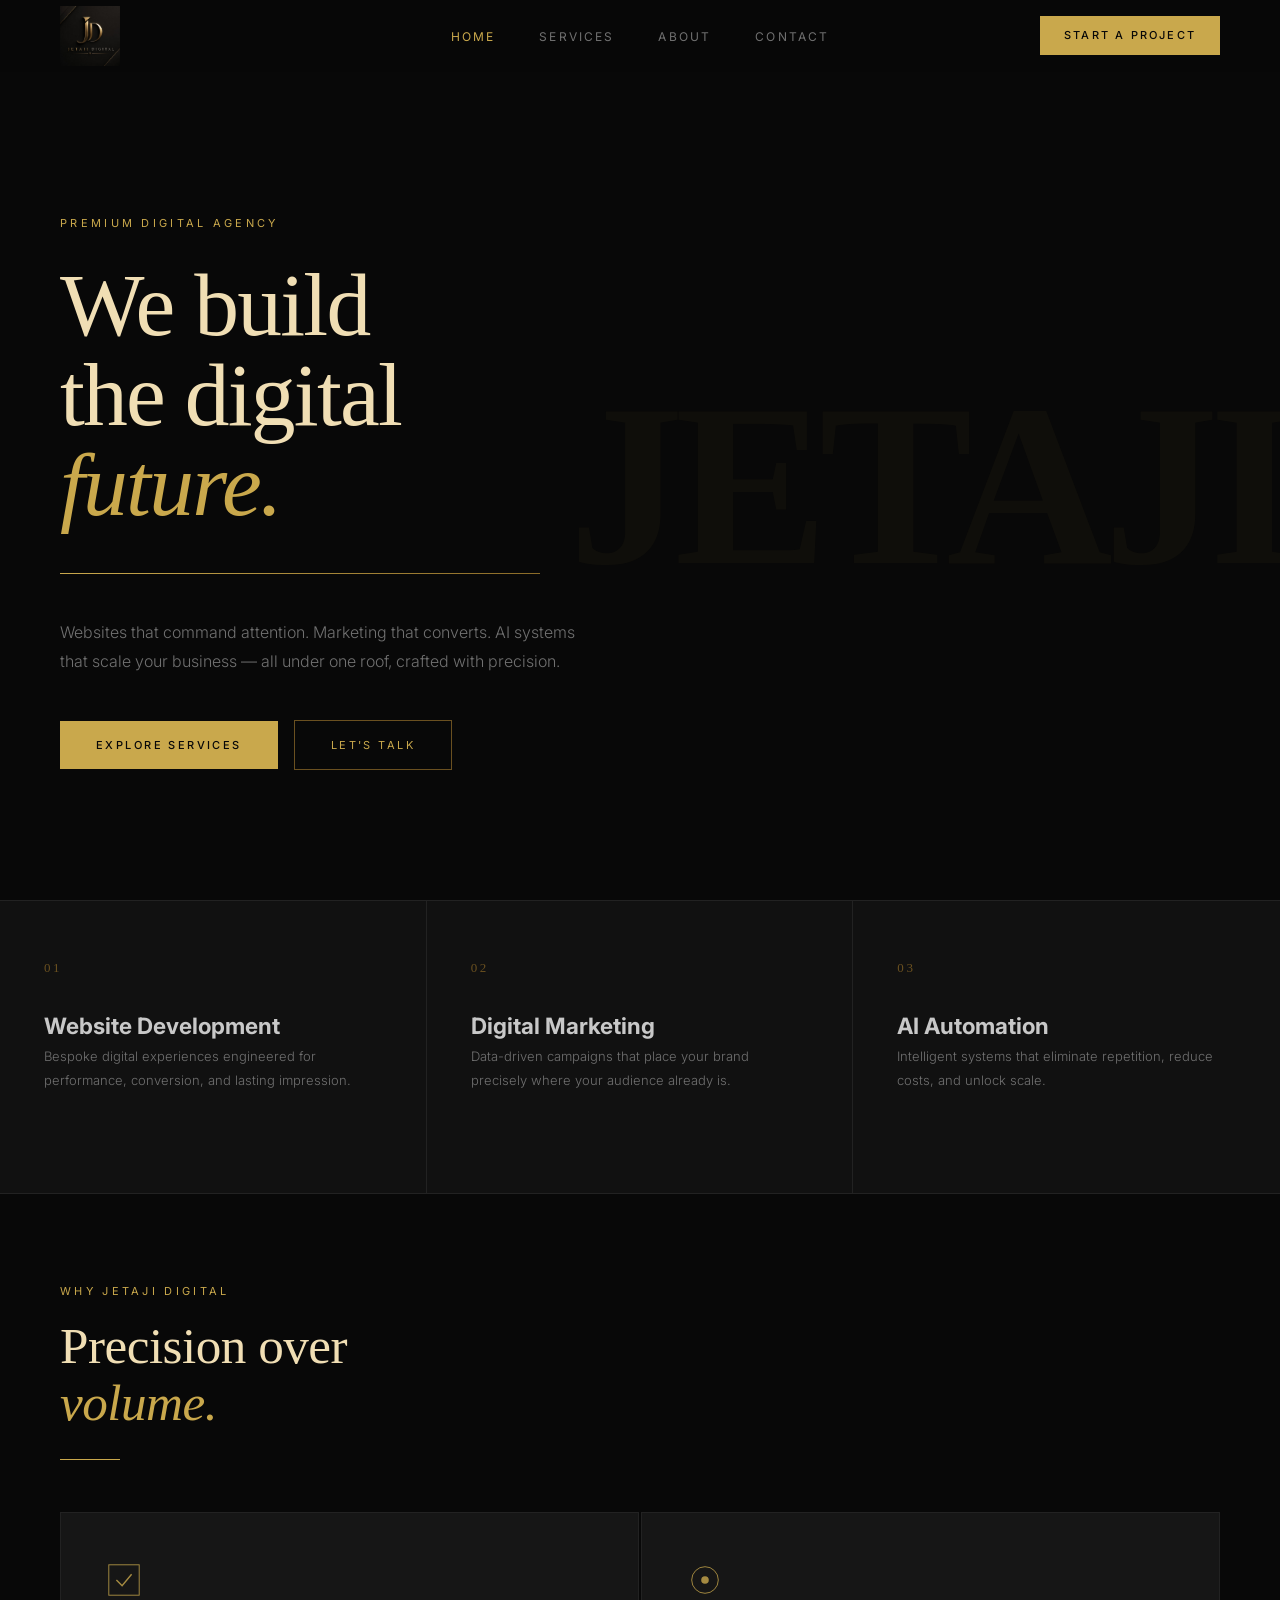
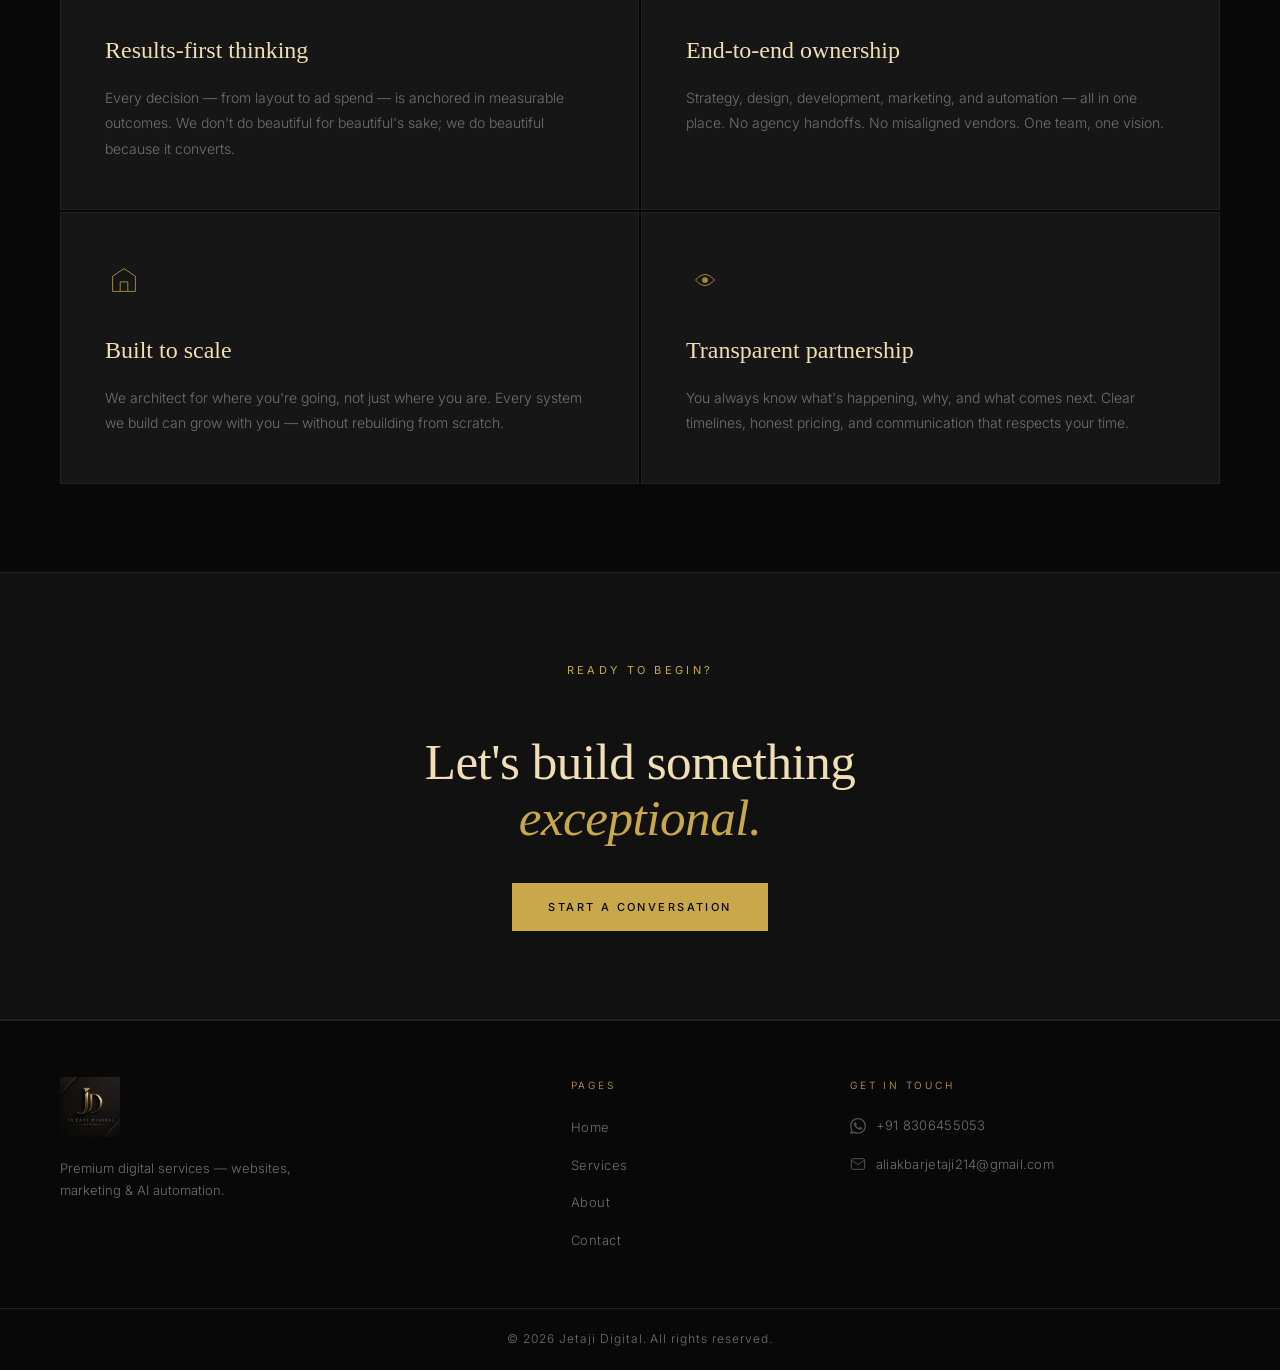
<file: index.html>
<!DOCTYPE html>
<html lang="en">
<head>
  <meta charset="UTF-8" />
  <meta name="viewport" content="width=device-width, initial-scale=1.0"/>

  <!-- ═══ SEO META ═══ -->
  <title>Jetaji Digital | Website Development, Digital Marketing &amp; AI Automation Agency</title>
  <meta name="description" content="Jetaji Digital is a premium agency offering website development, digital marketing, and AI automation services. We build fast, conversion-focused digital experiences for growing businesses."/>
  <meta name="keywords" content="website development, digital marketing agency, AI automation, web design, SEO services, Jetaji Digital"/>
  <meta name="robots" content="index, follow"/>
  <link rel="canonical" href="https://jetajidigital.com/index.html"/>

  <!-- ═══ OPEN GRAPH / SOCIAL SHARING ═══ -->
  <meta property="og:type" content="website"/>
  <meta property="og:title" content="Jetaji Digital | Premium Digital Agency"/>
  <meta property="og:description" content="Website development, digital marketing, and AI automation — crafted with precision for businesses ready to grow."/>
  <meta property="og:url" content="https://jetajidigital.com/index.html"/>
  <meta property="og:site_name" content="Jetaji Digital"/>
  <meta name="twitter:card" content="summary"/>
  <meta name="twitter:title" content="Jetaji Digital | Premium Digital Agency"/>
  <meta name="twitter:description" content="Website development, digital marketing, and AI automation — crafted with precision for businesses ready to grow."/>

  <link rel="preconnect" href="https://fonts.googleapis.com"/>
  <link rel="shortcut icon" href="JD-favicon.png" type="image/x-icon">
  <link rel="preconnect" href="https://fonts.gstatic.com" crossorigin/>
  <link href="https://fonts.googleapis.com/css2?family=Cormorant+Garant:ital,wght@0,300;0,400;0,500;0,600;1,300;1,400&family=Inter:wght@300;400;500&display=swap" rel="stylesheet"/>
  <link rel="stylesheet" href="style.css"/>

  <!-- ═══ STRUCTURED DATA (Schema.org) ═══ -->
  <script type="application/ld+json">
  {
    "@context": "https://schema.org",
    "@type": "ProfessionalService",
    "name": "Jetaji Digital",
    "description": "Premium agency offering website development, digital marketing, and AI automation services.",
    "url": "https://jetajidigital.com/",
    "email": "aliakbarjetaji214@gmail.com",
    "telephone": "+918306455053",
    "areaServed": "Worldwide",
    "priceRange": "₹₹",
    "sameAs": []
  }
  </script>
</head>
<body>

<nav id="main-nav">
<img src="JD.jpeg" alt="" class="logo">

  <!-- Desktop & Tablet: centred nav links -->
  <ul class="nav-links" id="desktop-links">
    <li><a href="index.html" class="active">Home</a></li>
    <li><a href="services.html" >Services</a></li>
    <li><a href="about.html" >About</a></li>
    <li><a href="contact.html" >Contact</a></li>
  </ul>

  <!-- Desktop & Tablet: right CTA -->
  <a href="contact.html" class="nav-cta desktop-cta">Start a Project</a>

  <!-- Mobile only: compact CTA + hamburger (shown via CSS media query) -->
  <a href="contact.html" class="nav-cta mobile-cta">Start a Project</a>
  <button class="hamburger" id="hamburger-btn" aria-label="Toggle navigation menu" aria-expanded="false">
    <span></span>
    <span></span>
    <span></span>
  </button>
</nav>

<!-- Mobile slide-down drawer (hidden on desktop/tablet via CSS) -->
<div class="mobile-menu" id="mobile-menu" aria-hidden="true">
  <ul>
    <li><a href="index.html" class="active">Home</a></li>
    <li><a href="services.html" >Services</a></li>
    <li><a href="about.html" >About</a></li>
    <li><a href="contact.html" >Contact</a></li>
  </ul>
</div>

<!-- ═══════════════════════════════════════════
     HOME PAGE
════════════════════════════════════════════════ -->
<main>

  <!-- Hero -->
  <div class="hero">
    <div class="hero-bg-text">JETAJI</div>
    <p class="hero-eyebrow">Premium Digital Agency</p>
    <h1 class="hero-title">We build<br>the digital<br><em>future.</em></h1>
    <div class="signature-line"></div>
    <p class="hero-body">Websites that command attention. Marketing that converts. AI systems that scale your business — all under one roof, crafted with precision.</p>
    <div class="hero-actions">
      <a class="btn-primary" href="services.html">Explore Services</a>
      <a class="btn-ghost" href="contact.html">Let's Talk</a>
    </div>
  </div>

  <!-- Services Preview Strip -->
  <section class="services-preview" aria-label="Our services overview">
    <div class="services-preview-inner">
      <a class="service-preview-item" href="services.html">
        <div class="service-num">01</div>
        <h2>Website Development</h2>
        <p>Bespoke digital experiences engineered for performance, conversion, and lasting impression.</p>
        <div class="service-arrow">Explore →</div>
      </a>
      <a class="service-preview-item" href="services.html">
        <div class="service-num">02</div>
        <h2>Digital Marketing</h2>
        <p>Data-driven campaigns that place your brand precisely where your audience already is.</p>
        <div class="service-arrow">Explore →</div>
      </a>
      <a class="service-preview-item" href="services.html">
        <div class="service-num">03</div>
        <h2>AI Automation</h2>
        <p>Intelligent systems that eliminate repetition, reduce costs, and unlock scale.</p>
        <div class="service-arrow">Explore →</div>
      </a>
    </div>
  </section>

  <!-- Why Jetaji -->
  <section class="why-section">
    <p class="section-label reveal">Why Jetaji Digital</p>
    <h2 class="section-title reveal">Precision over<br><em>volume.</em></h2>
    <div class="divider reveal"></div>
    <div class="why-grid">
      <div class="why-card reveal">
        <svg class="why-card-icon" viewBox="0 0 40 40" fill="none">
          <rect x="4" y="4" width="32" height="32" stroke="#C9A84C" stroke-width="1"/>
          <path d="M12 20 L18 26 L28 14" stroke="#C9A84C" stroke-width="1.5" fill="none"/>
        </svg>
        <h3>Results-first thinking</h3>
        <p>Every decision — from layout to ad spend — is anchored in measurable outcomes. We don't do beautiful for beautiful's sake; we do beautiful because it converts.</p>
      </div>
      <div class="why-card reveal">
        <svg class="why-card-icon" viewBox="0 0 40 40" fill="none">
          <circle cx="20" cy="20" r="14" stroke="#C9A84C" stroke-width="1"/>
          <circle cx="20" cy="20" r="4" fill="#C9A84C"/>
        </svg>
        <h3>End-to-end ownership</h3>
        <p>Strategy, design, development, marketing, and automation — all in one place. No agency handoffs. No misaligned vendors. One team, one vision.</p>
      </div>
      <div class="why-card reveal">
        <svg class="why-card-icon" viewBox="0 0 40 40" fill="none">
          <path d="M8 32 L8 16 L20 8 L32 16 L32 32 Z" stroke="#C9A84C" stroke-width="1" fill="none"/>
          <path d="M16 32 L16 22 L24 22 L24 32" stroke="#C9A84C" stroke-width="1"/>
        </svg>
        <h3>Built to scale</h3>
        <p>We architect for where you're going, not just where you are. Every system we build can grow with you — without rebuilding from scratch.</p>
      </div>
      <div class="why-card reveal">
        <svg class="why-card-icon" viewBox="0 0 40 40" fill="none">
          <path d="M10 20 Q20 8 30 20 Q20 32 10 20Z" stroke="#C9A84C" stroke-width="1" fill="none"/>
          <circle cx="20" cy="20" r="3" fill="#C9A84C"/>
        </svg>
        <h3>Transparent partnership</h3>
        <p>You always know what's happening, why, and what comes next. Clear timelines, honest pricing, and communication that respects your time.</p>
      </div>
    </div>
  </section>

  <!-- CTA Band -->
  <section class="cta-band">
    <p class="section-label reveal">Ready to begin?</p>
    <h2 class="section-title reveal">Let's build something <em>exceptional.</em></h2>
    <div class="reveal">
      <a class="btn-primary" href="contact.html">Start a Conversation</a>
    </div>
  </section>

</main>

  <footer>
    <div class="footer-top">
      <div class="footer-brand">
        <img src="JD.jpeg" alt="" class="logo">
        <p class="footer-tagline">Premium digital services — websites, marketing & AI automation.</p>
      </div>
      <div class="footer-nav">
        <p class="footer-col-label">Pages</p>
        <ul class="footer-links">
          <li><a href="index.html">Home</a></li>
          <li><a href="services.html">Services</a></li>
          <li><a href="about.html">About</a></li>
          <li><a href="contact.html">Contact</a></li>
        </ul>
      </div>
      <div class="footer-contact">
        <p class="footer-col-label">Get in Touch</p>
        <ul class="footer-contact-list">
          <li>
            <a href="https://wa.me/918306455053" target="_blank" rel="noopener noreferrer" class="footer-contact-link">
              <svg width="16" height="16" viewBox="0 0 24 24" fill="currentColor"><path d="M17.472 14.382c-.297-.149-1.758-.867-2.03-.967-.273-.099-.471-.148-.67.15-.197.297-.767.966-.94 1.164-.173.199-.347.223-.644.075-.297-.15-1.255-.463-2.39-1.475-.883-.788-1.48-1.761-1.653-2.059-.173-.297-.018-.458.13-.606.134-.133.298-.347.446-.52.149-.174.198-.298.298-.497.099-.198.05-.371-.025-.52-.075-.149-.669-1.612-.916-2.207-.242-.579-.487-.5-.669-.51-.173-.008-.371-.01-.57-.01-.198 0-.52.074-.792.372-.272.297-1.04 1.016-1.04 2.479 0 1.462 1.065 2.875 1.213 3.074.149.198 2.096 3.2 5.077 4.487.709.306 1.262.489 1.694.625.712.227 1.36.195 1.871.118.571-.085 1.758-.719 2.006-1.413.248-.694.248-1.289.173-1.413-.074-.124-.272-.198-.57-.347m-5.421 7.403h-.004a9.87 9.87 0 01-5.031-1.378l-.361-.214-3.741.982.998-3.648-.235-.374a9.86 9.86 0 01-1.51-5.26c.001-5.45 4.436-9.884 9.888-9.884 2.64 0 5.122 1.03 6.988 2.898a9.825 9.825 0 012.893 6.994c-.003 5.45-4.437 9.884-9.885 9.884m8.413-18.297A11.815 11.815 0 0012.05 0C5.495 0 .16 5.335.157 11.892c0 2.096.547 4.142 1.588 5.945L.057 24l6.305-1.654a11.882 11.882 0 005.683 1.448h.005c6.554 0 11.89-5.335 11.893-11.893a11.821 11.821 0 00-3.48-8.413z"/></svg>
              +91 8306455053
            </a>
          </li>
          <li>
            <a href="mailto:aliakbarjetaji214@gmail.com" class="footer-contact-link">
              <svg width="16" height="16" viewBox="0 0 24 24" fill="none" stroke="currentColor" stroke-width="1.5"><path d="M4 4h16c1.1 0 2 .9 2 2v12c0 1.1-.9 2-2 2H4c-1.1 0-2-.9-2-2V6c0-1.1.9-2 2-2z"/><polyline points="22,6 12,13 2,6"/></svg>
              aliakbarjetaji214@gmail.com
            </a>
          </li>
        </ul>
      </div>
    </div>
    <div class="footer-bottom">
      <p class="footer-copy">© 2026 Jetaji Digital. All rights reserved.</p>
    </div>
  </footer>

<script src="script.js"></script>
</body>
</html>
</file>
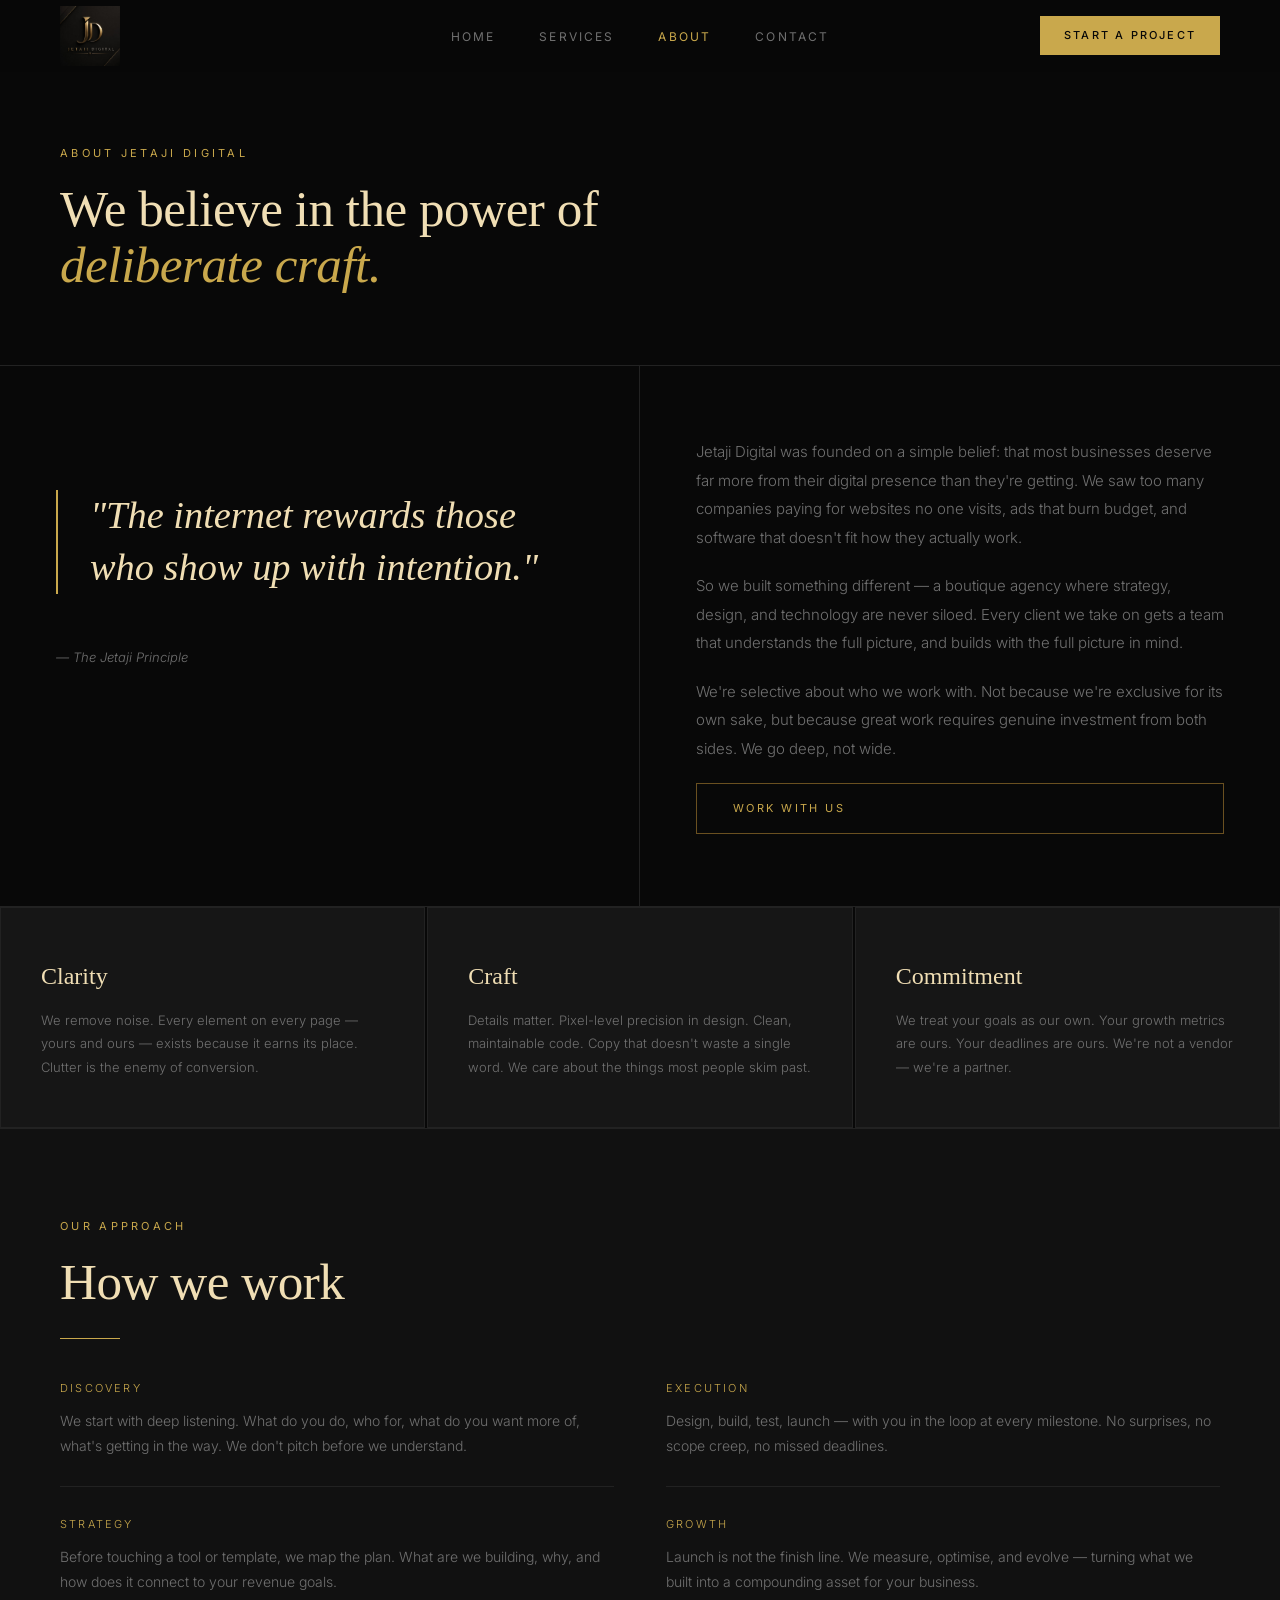
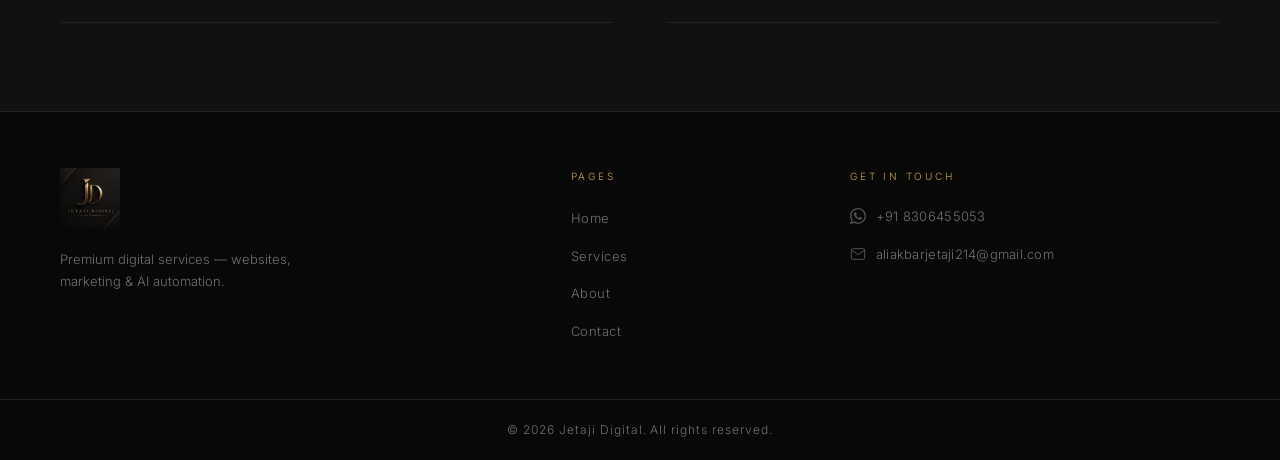
<file: about.html>
<!DOCTYPE html>
<html lang="en">
<head>
  <meta charset="UTF-8" />
  <meta name="viewport" content="width=device-width, initial-scale=1.0"/>

  <!-- ═══ SEO META ═══ -->
  <title>About Us | Jetaji Digital — Premium Digital Agency</title>
  <meta name="description" content="Learn about Jetaji Digital — a boutique agency built on clarity, craft, and commitment. We believe deliberate, intentional digital work outperforms volume every time."/>
  <meta name="keywords" content="about Jetaji Digital, digital agency values, boutique web agency, digital agency approach"/>
  <meta name="robots" content="index, follow"/>
  <link rel="canonical" href="https://jetajidigital.com/about.html"/>

  <!-- ═══ OPEN GRAPH / SOCIAL SHARING ═══ -->
  <meta property="og:type" content="website"/>
  <meta property="og:title" content="About Us | Jetaji Digital"/>
  <meta property="og:description" content="A boutique agency built on clarity, craft, and commitment — deliberate digital work over volume."/>
  <meta property="og:url" content="https://jetajidigital.com/about.html"/>
  <meta property="og:site_name" content="Jetaji Digital"/>
  <meta name="twitter:card" content="summary"/>
  <meta name="twitter:title" content="About Us | Jetaji Digital"/>
  <meta name="twitter:description" content="A boutique agency built on clarity, craft, and commitment — deliberate digital work over volume."/>

  <link rel="preconnect" href="https://fonts.googleapis.com"/>
  <link rel="shortcut icon" href="JD-favicon.png" type="image/x-icon">
  <link rel="preconnect" href="https://fonts.gstatic.com" crossorigin/>
  <link href="https://fonts.googleapis.com/css2?family=Cormorant+Garant:ital,wght@0,300;0,400;0,500;0,600;1,300;1,400&family=Inter:wght@300;400;500&display=swap" rel="stylesheet"/>
  <link rel="stylesheet" href="style.css"/>

  <!-- ═══ STRUCTURED DATA (Schema.org) ═══ -->
  <script type="application/ld+json">
  {
    "@context": "https://schema.org",
    "@type": "AboutPage",
    "url": "https://jetajidigital.com/about.html",
    "mainEntity": {
      "@type": "ProfessionalService",
      "name": "Jetaji Digital"
    }
  }
  </script>
</head>
<body>

<nav id="main-nav">
  <img src="JD.jpeg" alt="logo" class="logo">

  <!-- Desktop & Tablet: centred nav links -->
  <ul class="nav-links" id="desktop-links">
    <li><a href="index.html" >Home</a></li>
    <li><a href="services.html" >Services</a></li>
    <li><a href="about.html" class="active">About</a></li>
    <li><a href="contact.html" >Contact</a></li>
  </ul>

  <!-- Desktop & Tablet: right CTA -->
  <a href="contact.html" class="nav-cta desktop-cta">Start a Project</a>

  <!-- Mobile only: compact CTA + hamburger (shown via CSS media query) -->
  <a href="contact.html" class="nav-cta mobile-cta">Start a Project</a>
  <button class="hamburger" id="hamburger-btn" aria-label="Toggle navigation menu" aria-expanded="false">
    <span></span>
    <span></span>
    <span></span>
  </button>
</nav>

<!-- Mobile slide-down drawer (hidden on desktop/tablet via CSS) -->
<div class="mobile-menu" id="mobile-menu" aria-hidden="true">
  <ul>
    <li><a href="index.html" >Home</a></li>
    <li><a href="services.html" >Services</a></li>
    <li><a href="about.html" class="active">About</a></li>
    <li><a href="contact.html" >Contact</a></li>
  </ul>
</div>

<!-- ═══════════════════════════════════════════
     ABOUT PAGE
════════════════════════════════════════════════ -->
<main>

  <div class="about-hero">
    <p class="section-label reveal">About Jetaji Digital</p>
    <h1 class="section-title reveal">We believe in the power of<br><em>deliberate craft.</em></h1>
  </div>

  <div class="about-split">
    <div class="about-left reveal">
      <div class="big-quote">"The internet rewards those who show up with intention."</div>
      <p class="quote-attr">— The Jetaji Principle</p>
    </div>
    <div class="about-right reveal">
      <p>Jetaji Digital was founded on a simple belief: that most businesses deserve far more from their digital presence than they're getting. We saw too many companies paying for websites no one visits, ads that burn budget, and software that doesn't fit how they actually work.</p>
      <p>So we built something different — a boutique agency where strategy, design, and technology are never siloed. Every client we take on gets a team that understands the full picture, and builds with the full picture in mind.</p>
      <p>We're selective about who we work with. Not because we're exclusive for its own sake, but because great work requires genuine investment from both sides. We go deep, not wide.</p>
      <a class="btn-ghost" href="contact.html">Work With Us</a>
    </div>
  </div>

  <section class="values-section">
    <div class="values-grid">
      <div class="value-card reveal">
        <h3>Clarity</h3>
        <p>We remove noise. Every element on every page — yours and ours — exists because it earns its place. Clutter is the enemy of conversion.</p>
      </div>
      <div class="value-card reveal">
        <h3>Craft</h3>
        <p>Details matter. Pixel-level precision in design. Clean, maintainable code. Copy that doesn't waste a single word. We care about the things most people skim past.</p>
      </div>
      <div class="value-card reveal">
        <h3>Commitment</h3>
        <p>We treat your goals as our own. Your growth metrics are ours. Your deadlines are ours. We're not a vendor — we're a partner.</p>
      </div>
    </div>
  </section>

  <section class="approach-section">
    <p class="section-label reveal">Our Approach</p>
    <h2 class="section-title reveal">How we work</h2>
    <div class="divider reveal"></div>
    <div class="approach-grid reveal">
      <div>
        <div class="approach-item">
          <p class="approach-label">Discovery</p>
          <p class="approach-text">We start with deep listening. What do you do, who for, what do you want more of, what's getting in the way. We don't pitch before we understand.</p>
        </div>
        <div class="approach-item">
          <p class="approach-label">Strategy</p>
          <p class="approach-text">Before touching a tool or template, we map the plan. What are we building, why, and how does it connect to your revenue goals.</p>
        </div>
      </div>
      <div>
        <div class="approach-item">
          <p class="approach-label">Execution</p>
          <p class="approach-text">Design, build, test, launch — with you in the loop at every milestone. No surprises, no scope creep, no missed deadlines.</p>
        </div>
        <div class="approach-item">
          <p class="approach-label">Growth</p>
          <p class="approach-text">Launch is not the finish line. We measure, optimise, and evolve — turning what we built into a compounding asset for your business.</p>
        </div>
      </div>
    </div>
  </section>

</main>

  <footer>
    <div class="footer-top">
      <div class="footer-brand">
        <img src="JD.jpeg" alt="logo" class="logo">
        <p class="footer-tagline">Premium digital services — websites, marketing & AI automation.</p>
      </div>
      <div class="footer-nav">
        <p class="footer-col-label">Pages</p>
        <ul class="footer-links">
          <li><a href="index.html">Home</a></li>
          <li><a href="services.html">Services</a></li>
          <li><a href="about.html">About</a></li>
          <li><a href="contact.html">Contact</a></li>
        </ul>
      </div>
      <div class="footer-contact">
        <p class="footer-col-label">Get in Touch</p>
        <ul class="footer-contact-list">
          <li>
            <a href="https://wa.me/918306455053" target="_blank" rel="noopener noreferrer" class="footer-contact-link">
              <svg width="16" height="16" viewBox="0 0 24 24" fill="currentColor"><path d="M17.472 14.382c-.297-.149-1.758-.867-2.03-.967-.273-.099-.471-.148-.67.15-.197.297-.767.966-.94 1.164-.173.199-.347.223-.644.075-.297-.15-1.255-.463-2.39-1.475-.883-.788-1.48-1.761-1.653-2.059-.173-.297-.018-.458.13-.606.134-.133.298-.347.446-.52.149-.174.198-.298.298-.497.099-.198.05-.371-.025-.52-.075-.149-.669-1.612-.916-2.207-.242-.579-.487-.5-.669-.51-.173-.008-.371-.01-.57-.01-.198 0-.52.074-.792.372-.272.297-1.04 1.016-1.04 2.479 0 1.462 1.065 2.875 1.213 3.074.149.198 2.096 3.2 5.077 4.487.709.306 1.262.489 1.694.625.712.227 1.36.195 1.871.118.571-.085 1.758-.719 2.006-1.413.248-.694.248-1.289.173-1.413-.074-.124-.272-.198-.57-.347m-5.421 7.403h-.004a9.87 9.87 0 01-5.031-1.378l-.361-.214-3.741.982.998-3.648-.235-.374a9.86 9.86 0 01-1.51-5.26c.001-5.45 4.436-9.884 9.888-9.884 2.64 0 5.122 1.03 6.988 2.898a9.825 9.825 0 012.893 6.994c-.003 5.45-4.437 9.884-9.885 9.884m8.413-18.297A11.815 11.815 0 0012.05 0C5.495 0 .16 5.335.157 11.892c0 2.096.547 4.142 1.588 5.945L.057 24l6.305-1.654a11.882 11.882 0 005.683 1.448h.005c6.554 0 11.89-5.335 11.893-11.893a11.821 11.821 0 00-3.48-8.413z"/></svg>
              +91 8306455053
            </a>
          </li>
          <li>
            <a href="mailto:aliakbarjetaji214@gmail.com" class="footer-contact-link">
              <svg width="16" height="16" viewBox="0 0 24 24" fill="none" stroke="currentColor" stroke-width="1.5"><path d="M4 4h16c1.1 0 2 .9 2 2v12c0 1.1-.9 2-2 2H4c-1.1 0-2-.9-2-2V6c0-1.1.9-2 2-2z"/><polyline points="22,6 12,13 2,6"/></svg>
              aliakbarjetaji214@gmail.com
            </a>
          </li>
        </ul>
      </div>
    </div>
    <div class="footer-bottom">
      <p class="footer-copy">© 2026 Jetaji Digital. All rights reserved.</p>
    </div>
  </footer>

<script src="script.js"></script>
</body>
</html>
</file>
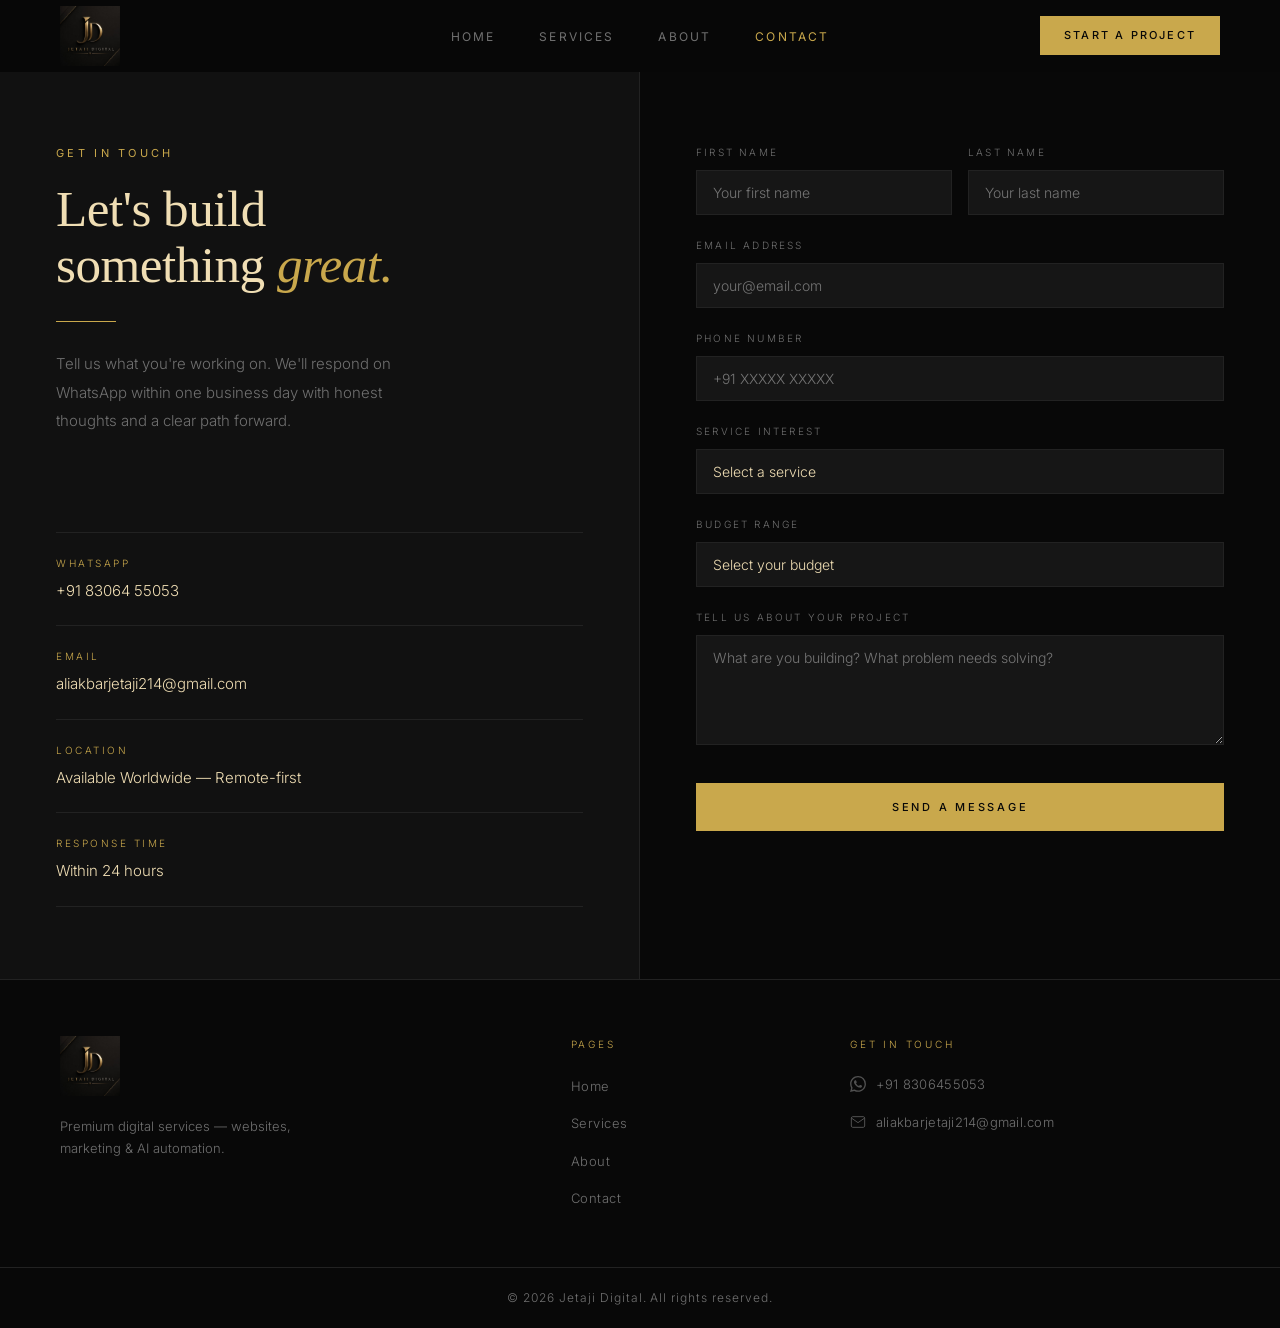
<file: contact.html>
<!DOCTYPE html>
<html lang="en">
<head>
  <meta charset="UTF-8" />
  <meta name="viewport" content="width=device-width, initial-scale=1.0"/>

  <!-- ═══ SEO META ═══ -->
  <title>Contact Us | Jetaji Digital — Get a Free Quote</title>
  <meta name="description" content="Get in touch with Jetaji Digital for website development, digital marketing, or AI automation. Reach us on WhatsApp at +91 8306455053 or via our contact form — we respond within 24 hours."/>
  <meta name="keywords" content="contact Jetaji Digital, hire digital agency, free quote website development, WhatsApp business contact"/>
  <meta name="robots" content="index, follow"/>
  <link rel="canonical" href="https://jetajidigital.com/contact.html"/>

  <!-- ═══ OPEN GRAPH / SOCIAL SHARING ═══ -->
  <meta property="og:type" content="website"/>
  <meta property="og:title" content="Contact Us | Jetaji Digital"/>
  <meta property="og:description" content="Tell us what you're working on. We respond within one business day with honest thoughts and a clear path forward."/>
  <meta property="og:url" content="https://jetajidigital.com/contact.html"/>
  <meta property="og:site_name" content="Jetaji Digital"/>
  <meta name="twitter:card" content="summary"/>
  <meta name="twitter:title" content="Contact Us | Jetaji Digital"/>
  <meta name="twitter:description" content="Tell us what you're working on. We respond within one business day with honest thoughts and a clear path forward."/>

  <link rel="preconnect" href="https://fonts.googleapis.com"/>
  <link rel="shortcut icon" href="JD-favicon.png" type="image/x-icon">
  <link rel="preconnect" href="https://fonts.gstatic.com" crossorigin/>
  <link href="https://fonts.googleapis.com/css2?family=Cormorant+Garant:ital,wght@0,300;0,400;0,500;0,600;1,300;1,400&family=Inter:wght@300;400;500&display=swap" rel="stylesheet"/>
  <link rel="stylesheet" href="style.css"/>

  <!-- ═══ STRUCTURED DATA (Schema.org) ═══ -->
  <script type="application/ld+json">
  {
    "@context": "https://schema.org",
    "@type": "ContactPage",
    "url": "https://jetajidigital.com/contact.html",
    "mainEntity": {
      "@type": "ProfessionalService",
      "name": "Jetaji Digital",
      "email": "aliakbarjetaji214@gmail.com",
      "telephone": "+918306455053",
      "areaServed": "Worldwide"
    }
  }
  </script>
</head>
<body>

<nav id="main-nav">
   <img src="JD.jpeg" alt="logo" class="logo">

  <!-- Desktop & Tablet: centred nav links -->
  <ul class="nav-links" id="desktop-links">
    <li><a href="index.html" >Home</a></li>
    <li><a href="services.html" >Services</a></li>
    <li><a href="about.html" >About</a></li>
    <li><a href="contact.html" class="active">Contact</a></li>
  </ul>

  <!-- Desktop & Tablet: right CTA -->
  <a href="contact.html" class="nav-cta desktop-cta">Start a Project</a>

  <!-- Mobile only: compact CTA + hamburger (shown via CSS media query) -->
  <a href="contact.html" class="nav-cta mobile-cta">Start a Project</a>
  <button class="hamburger" id="hamburger-btn" aria-label="Toggle navigation menu" aria-expanded="false">
    <span></span>
    <span></span>
    <span></span>
  </button>
</nav>

<!-- Mobile slide-down drawer (hidden on desktop/tablet via CSS) -->
<div class="mobile-menu" id="mobile-menu" aria-hidden="true">
  <ul>
    <li><a href="index.html" >Home</a></li>
    <li><a href="services.html" >Services</a></li>
    <li><a href="about.html" >About</a></li>
    <li><a href="contact.html" class="active">Contact</a></li>
  </ul>
</div>

<!-- ═══════════════════════════════════════════
     CONTACT PAGE
════════════════════════════════════════════════ -->
<main>

  <div class="contact-split">

    <!-- Left info panel -->
    <div class="contact-left">
      <div>
        <p class="section-label reveal">Get in Touch</p>
        <h1 class="section-title reveal">Let's build<br>something <em>great.</em></h1>
        <div class="divider reveal"></div>
        <p class="reveal contact-intro">Tell us what you're working on. We'll respond on WhatsApp within one business day with honest thoughts and a clear path forward.</p>
      </div>
      <div class="contact-info reveal">
        <div class="contact-info-item">
          <div class="contact-info-label">WhatsApp</div>
          <div class="contact-info-value"><a href="https://wa.me/918306455053" target="_blank" rel="noopener noreferrer" style="color:inherit;text-decoration:none;">+91 83064 55053</a></div>
        </div>
        <div class="contact-info-item">
          <div class="contact-info-label">Email</div>
          <div class="contact-info-value"><a href="mailto:aliakbarjetaji214@gmail.com" style="color:inherit;text-decoration:none;">aliakbarjetaji214@gmail.com</a></div>
        </div>
        <div class="contact-info-item">
          <div class="contact-info-label">Location</div>
          <div class="contact-info-value">Available Worldwide — Remote-first</div>
        </div>
        <div class="contact-info-item">
          <div class="contact-info-label">Response Time</div>
          <div class="contact-info-value">Within 24 hours</div>
        </div>
      </div>
    </div>

    <!-- Right form panel -->
    <div class="contact-right">

      <!-- Form -->
      <div id="form-container" class="reveal">
        <div class="form-row">
          <div class="form-group">
            <label class="form-label" for="f-first">First Name</label>
            <input class="form-input" type="text" id="f-first" placeholder="Your first name" autocomplete="given-name"/>
          </div>
          <div class="form-group">
            <label class="form-label" for="f-last">Last Name</label>
            <input class="form-input" type="text" id="f-last" placeholder="Your last name" autocomplete="family-name"/>
          </div>
        </div>
        <div class="form-group">
          <label class="form-label" for="f-email">Email Address</label>
          <input class="form-input" type="email" id="f-email" placeholder="your@email.com" autocomplete="email"/>
        </div>
        <div class="form-group">
          <label class="form-label" for="f-phone">Phone Number</label>
          <input class="form-input" type="tel" id="f-phone" placeholder="+91 XXXXX XXXXX" autocomplete="tel"/>
        </div>
        <div class="form-group">
          <label class="form-label" for="f-service">Service Interest</label>
          <select class="form-select" id="f-service">
            <option value="" disabled selected>Select a service</option>
            <option>Website Development</option>
            <option>Digital Marketing</option>
            <option>AI Automation</option>
            <option>Multiple Services</option>
            <option>Not Sure Yet</option>
          </select>
        </div>
        <div class="form-group">
          <label class="form-label" for="f-budget">Budget Range</label>
          <select class="form-select" id="f-budget">
            <option value="" disabled selected>Select your budget</option>
            <option>Under ₹50,000</option>
            <option>₹50,000 – ₹1,50,000</option>
            <option>₹1,50,000 – ₹5,00,000</option>
            <option>₹5,00,000+</option>
            <option>Let's discuss</option>
          </select>
        </div>
        <div class="form-group">
          <label class="form-label" for="f-message">Tell Us About Your Project</label>
          <textarea class="form-textarea" id="f-message" placeholder="What are you building? What problem needs solving?"></textarea>
        </div>
        <!-- Button sends form data to WhatsApp -->
        <button class="form-submit" onclick="handleSubmit()">Send a Message</button>
      </div>

      <!-- Success state -->
      <div id="form-success" class="form-success-panel" style="display:none;">
        <div class="success-icon">
          <svg width="22" height="22" viewBox="0 0 24 24" fill="none">
            <path d="M5 12 L10 17 L19 8" stroke="#C9A84C" stroke-width="1.5"/>
          </svg>
        </div>
        <h3 class="success-title">Opening WhatsApp…</h3>
        <p class="success-body">Your message is ready. WhatsApp will open so you can send it directly to our team. We'll get back to you within 24 hours.</p>
        <a class="btn-ghost" href="index.html">Back to Home</a>
      </div>

    </div>
  </div>

</main>

  <footer>
    <div class="footer-top">
      <div class="footer-brand">
         <img src="JD.jpeg" alt="logo" class="logo">
        <p class="footer-tagline">Premium digital services — websites, marketing & AI automation.</p>
      </div>
      <div class="footer-nav">
        <p class="footer-col-label">Pages</p>
        <ul class="footer-links">
          <li><a href="index.html">Home</a></li>
          <li><a href="services.html">Services</a></li>
          <li><a href="about.html">About</a></li>
          <li><a href="contact.html">Contact</a></li>
        </ul>
      </div>
      <div class="footer-contact">
        <p class="footer-col-label">Get in Touch</p>
        <ul class="footer-contact-list">
          <li>
            <a href="https://wa.me/918306455053" target="_blank" rel="noopener noreferrer" class="footer-contact-link">
              <svg width="16" height="16" viewBox="0 0 24 24" fill="currentColor"><path d="M17.472 14.382c-.297-.149-1.758-.867-2.03-.967-.273-.099-.471-.148-.67.15-.197.297-.767.966-.94 1.164-.173.199-.347.223-.644.075-.297-.15-1.255-.463-2.39-1.475-.883-.788-1.48-1.761-1.653-2.059-.173-.297-.018-.458.13-.606.134-.133.298-.347.446-.52.149-.174.198-.298.298-.497.099-.198.05-.371-.025-.52-.075-.149-.669-1.612-.916-2.207-.242-.579-.487-.5-.669-.51-.173-.008-.371-.01-.57-.01-.198 0-.52.074-.792.372-.272.297-1.04 1.016-1.04 2.479 0 1.462 1.065 2.875 1.213 3.074.149.198 2.096 3.2 5.077 4.487.709.306 1.262.489 1.694.625.712.227 1.36.195 1.871.118.571-.085 1.758-.719 2.006-1.413.248-.694.248-1.289.173-1.413-.074-.124-.272-.198-.57-.347m-5.421 7.403h-.004a9.87 9.87 0 01-5.031-1.378l-.361-.214-3.741.982.998-3.648-.235-.374a9.86 9.86 0 01-1.51-5.26c.001-5.45 4.436-9.884 9.888-9.884 2.64 0 5.122 1.03 6.988 2.898a9.825 9.825 0 012.893 6.994c-.003 5.45-4.437 9.884-9.885 9.884m8.413-18.297A11.815 11.815 0 0012.05 0C5.495 0 .16 5.335.157 11.892c0 2.096.547 4.142 1.588 5.945L.057 24l6.305-1.654a11.882 11.882 0 005.683 1.448h.005c6.554 0 11.89-5.335 11.893-11.893a11.821 11.821 0 00-3.48-8.413z"/></svg>
              +91 8306455053
            </a>
          </li>
          <li>
            <a href="mailto:aliakbarjetaji214@gmail.com" class="footer-contact-link">
              <svg width="16" height="16" viewBox="0 0 24 24" fill="none" stroke="currentColor" stroke-width="1.5"><path d="M4 4h16c1.1 0 2 .9 2 2v12c0 1.1-.9 2-2 2H4c-1.1 0-2-.9-2-2V6c0-1.1.9-2 2-2z"/><polyline points="22,6 12,13 2,6"/></svg>
              aliakbarjetaji214@gmail.com
            </a>
          </li>
        </ul>
      </div>
    </div>
    <div class="footer-bottom">
      <p class="footer-copy">© 2026 Jetaji Digital. All rights reserved.</p>
    </div>
  </footer>

<script src="script.js"></script>
</body>
</html>
</file>
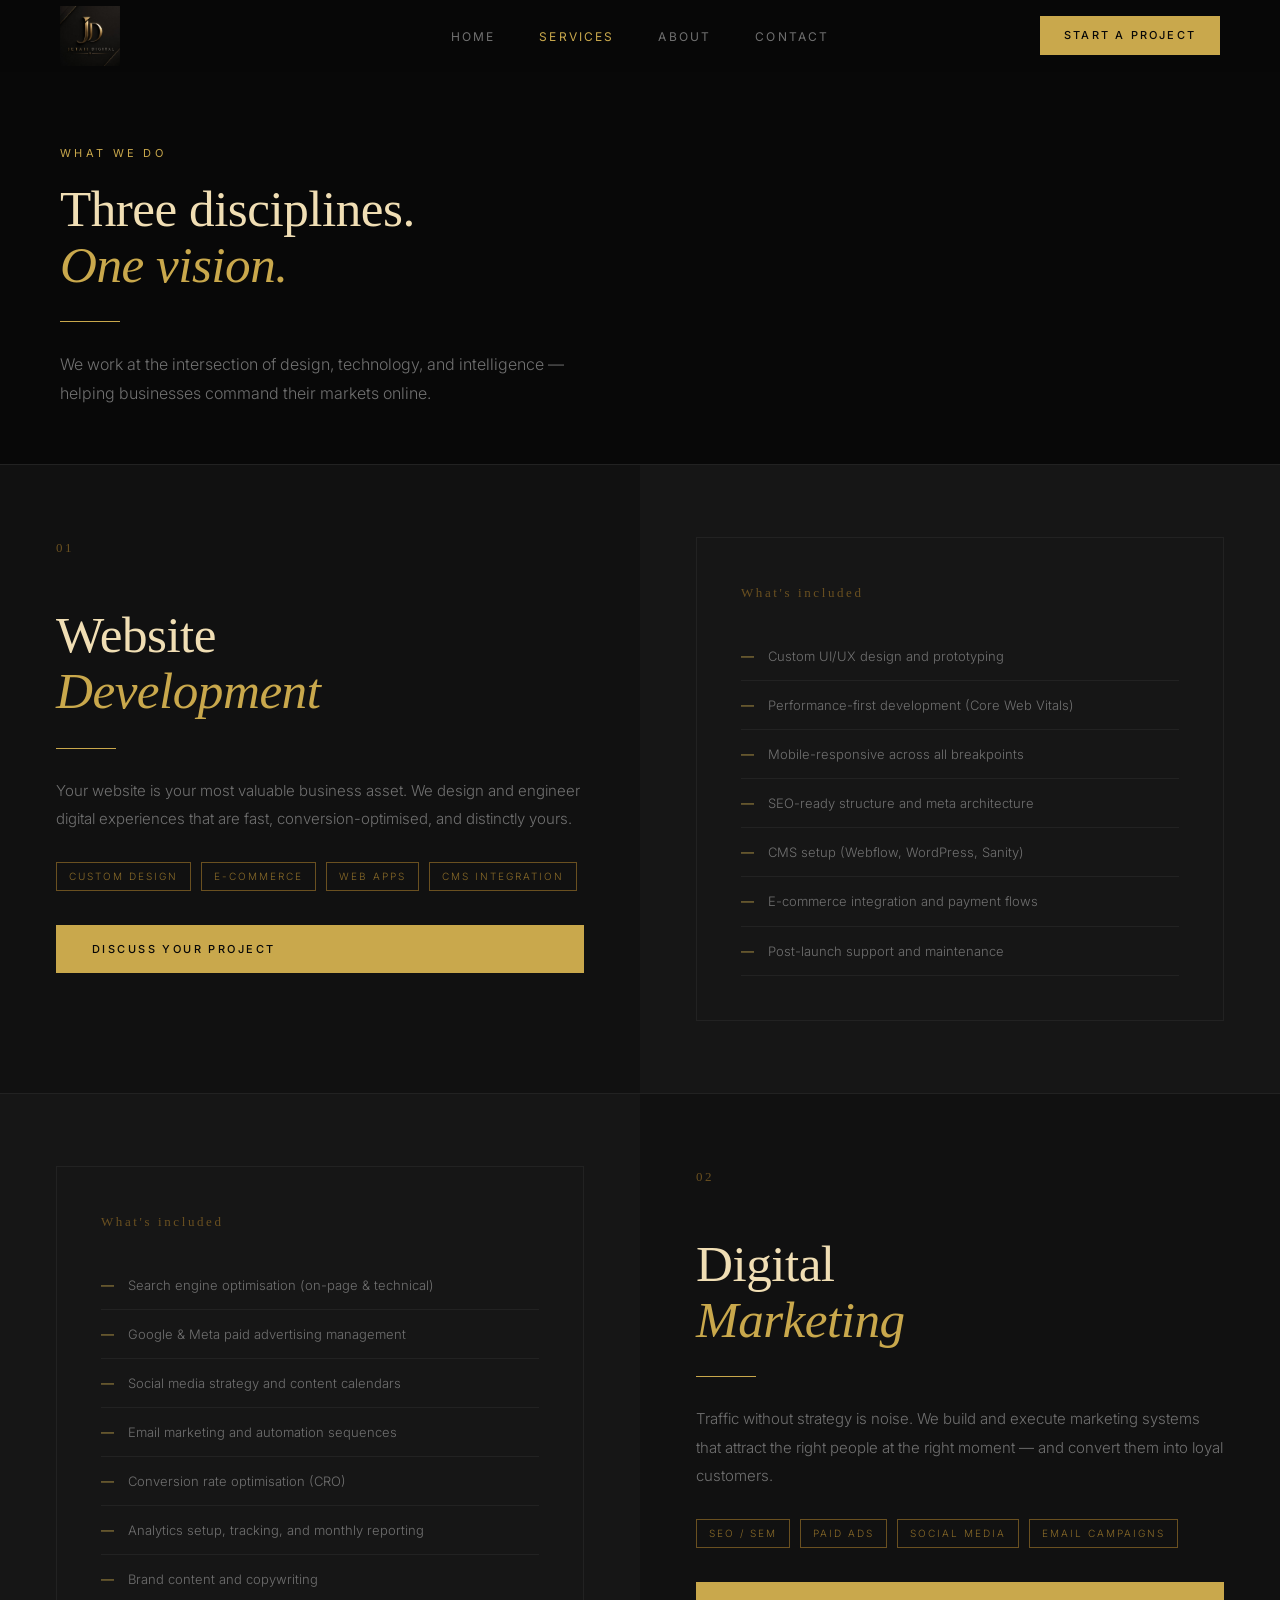
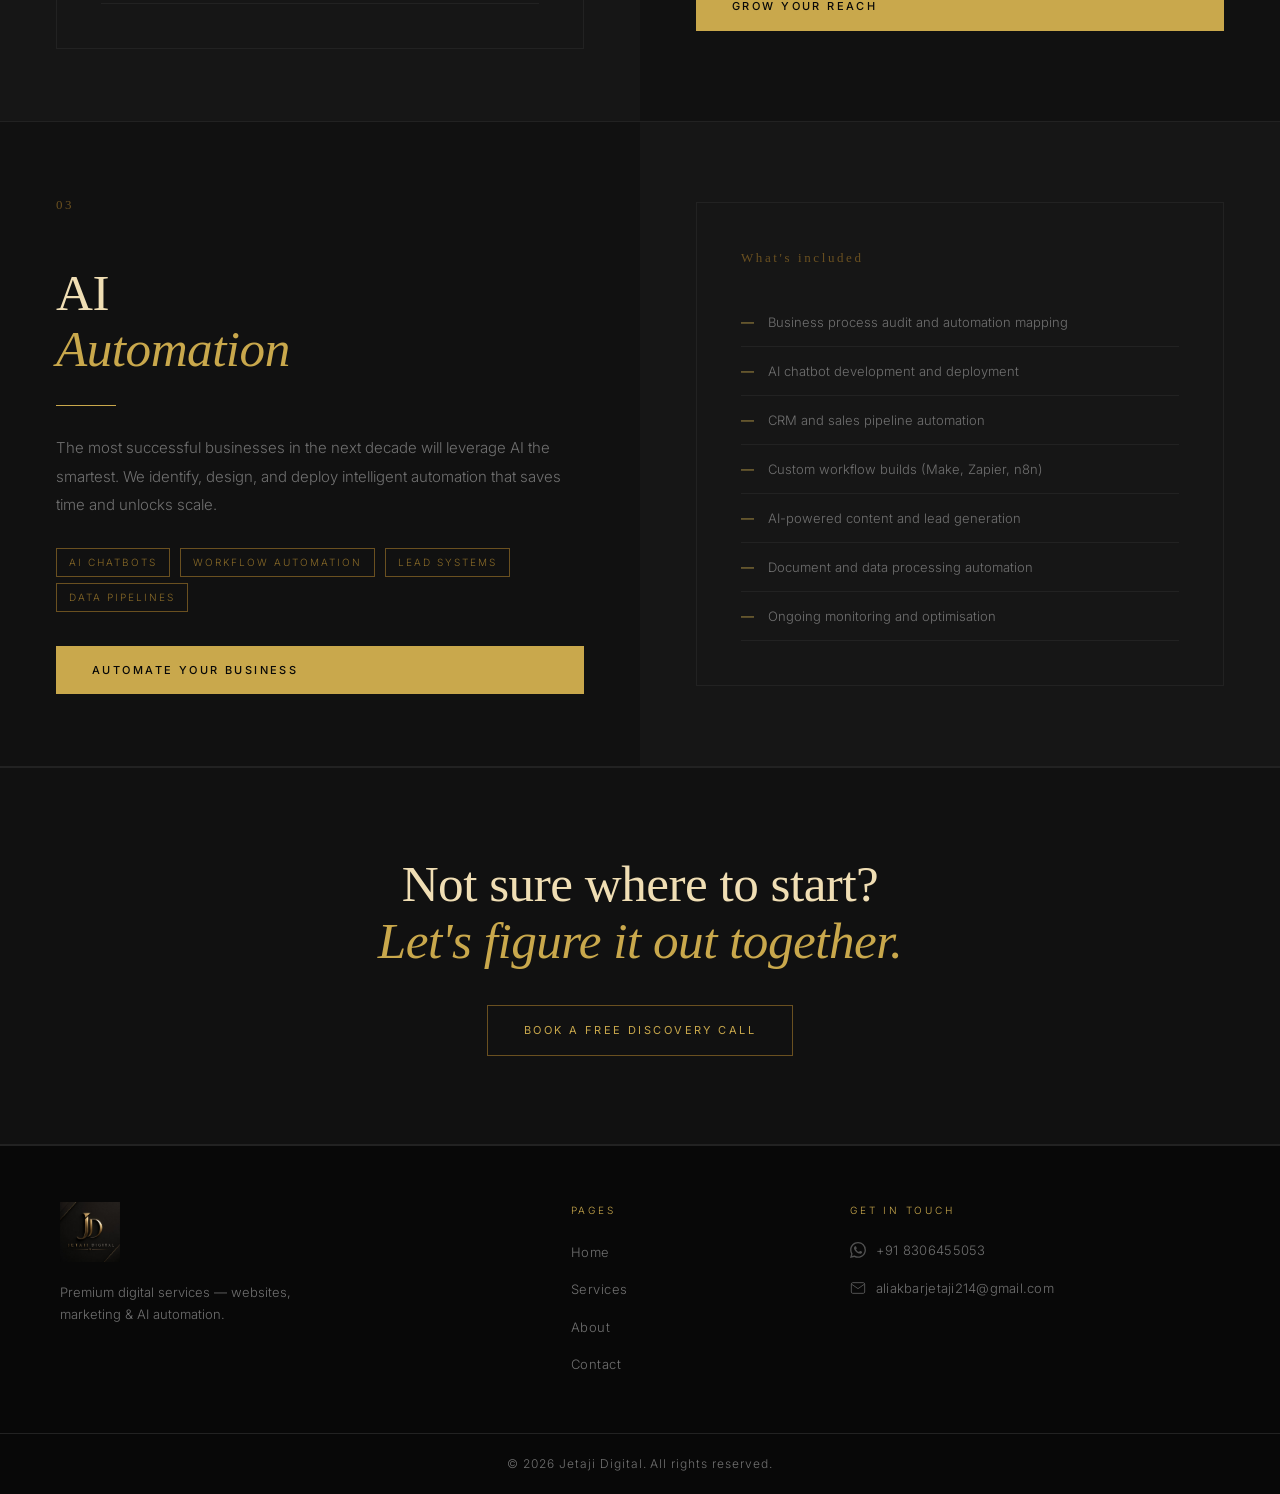
<file: services.html>
<!DOCTYPE html>
<html lang="en">
<head>
  <meta charset="UTF-8" />
  <meta name="viewport" content="width=device-width, initial-scale=1.0"/>

  <!-- ═══ SEO META ═══ -->
  <title>Services | Website Development, Digital Marketing &amp; AI Automation — Jetaji Digital</title>
  <meta name="description" content="Explore Jetaji Digital's services: custom website development, data-driven digital marketing, and AI automation systems built to scale your business."/>
  <meta name="keywords" content="website development services, digital marketing services, AI automation services, SEO, paid ads, chatbot development"/>
  <meta name="robots" content="index, follow"/>
  <link rel="canonical" href="https://jetajidigital.com/services.html"/>

  <!-- ═══ OPEN GRAPH / SOCIAL SHARING ═══ -->
  <meta property="og:type" content="website"/>
  <meta property="og:title" content="Services | Jetaji Digital"/>
  <meta property="og:description" content="Website development, digital marketing, and AI automation — three disciplines, one vision."/>
  <meta property="og:url" content="https://jetajidigital.com/services.html"/>
  <meta property="og:site_name" content="Jetaji Digital"/>
  <meta name="twitter:card" content="summary"/>
  <meta name="twitter:title" content="Services | Jetaji Digital"/>
  <meta name="twitter:description" content="Website development, digital marketing, and AI automation — three disciplines, one vision."/>

  <link rel="preconnect" href="https://fonts.googleapis.com"/>
  <link rel="shortcut icon" href="JD-favicon.png" type="image/x-icon">
  <link rel="preconnect" href="https://fonts.gstatic.com" crossorigin/>
  <link href="https://fonts.googleapis.com/css2?family=Cormorant+Garant:ital,wght@0,300;0,400;0,500;0,600;1,300;1,400&family=Inter:wght@300;400;500&display=swap" rel="stylesheet"/>
  <link rel="stylesheet" href="style.css"/>

  <!-- ═══ STRUCTURED DATA (Schema.org) ═══ -->
  <script type="application/ld+json">
  {
    "@context": "https://schema.org",
    "@type": "Service",
    "serviceType": "Website Development, Digital Marketing, AI Automation",
    "provider": {
      "@type": "ProfessionalService",
      "name": "Jetaji Digital"
    },
    "areaServed": "Worldwide"
  }
  </script>
</head>
<body>

<nav id="main-nav">
 <img src="JD.jpeg" alt="logo" class="logo">

  <!-- Desktop & Tablet: centred nav links -->
  <ul class="nav-links" id="desktop-links">
    <li><a href="index.html" >Home</a></li>
    <li><a href="services.html" class="active">Services</a></li>
    <li><a href="about.html" >About</a></li>
    <li><a href="contact.html" >Contact</a></li>
  </ul>

  <!-- Desktop & Tablet: right CTA -->
  <a href="contact.html" class="nav-cta desktop-cta">Start a Project</a>

  <!-- Mobile only: compact CTA + hamburger (shown via CSS media query) -->
  <a href="contact.html" class="nav-cta mobile-cta">Start a Project</a>
  <button class="hamburger" id="hamburger-btn" aria-label="Toggle navigation menu" aria-expanded="false">
    <span></span>
    <span></span>
    <span></span>
  </button>
</nav>

<!-- Mobile slide-down drawer (hidden on desktop/tablet via CSS) -->
<div class="mobile-menu" id="mobile-menu" aria-hidden="true">
  <ul>
    <li><a href="index.html" >Home</a></li>
    <li><a href="services.html" class="active">Services</a></li>
    <li><a href="about.html" >About</a></li>
    <li><a href="contact.html" >Contact</a></li>
  </ul>
</div>

<!-- ═══════════════════════════════════════════
     SERVICES PAGE
════════════════════════════════════════════════ -->
<main>

  <div class="services-hero">
    <p class="section-label reveal">What We Do</p>
    <h1 class="section-title reveal">Three disciplines.<br><em>One vision.</em></h1>
    <div class="divider reveal"></div>
    <p class="reveal services-intro">We work at the intersection of design, technology, and intelligence — helping businesses command their markets online.</p>
  </div>

  <!-- 01: Website Development -->
  <div class="service-full">
    <div class="service-content reveal">
      <div class="service-num">01</div>
      <h2 class="section-title">Website<br><em>Development</em></h2>
      <div class="divider"></div>
      <p class="service-desc">Your website is your most valuable business asset. We design and engineer digital experiences that are fast, conversion-optimised, and distinctly yours.</p>
      <div class="service-tags">
        <span class="service-tag">Custom Design</span>
        <span class="service-tag">E-Commerce</span>
        <span class="service-tag">Web Apps</span>
        <span class="service-tag">CMS Integration</span>
      </div>
      <a class="btn-primary" href="contact.html">Discuss Your Project</a>
    </div>
    <div class="service-visual reveal">
      <div class="service-visual-inner">
        <p class="service-num">What's included</p>
        <ul class="feature-list">
          <li>Custom UI/UX design and prototyping</li>
          <li>Performance-first development (Core Web Vitals)</li>
          <li>Mobile-responsive across all breakpoints</li>
          <li>SEO-ready structure and meta architecture</li>
          <li>CMS setup (Webflow, WordPress, Sanity)</li>
          <li>E-commerce integration and payment flows</li>
          <li>Post-launch support and maintenance</li>
        </ul>
      </div>
    </div>
  </div>

  <!-- 02: Digital Marketing -->
  <div class="service-full reverse">
    <div class="service-content reveal">
      <div class="service-num">02</div>
      <h2 class="section-title">Digital<br><em>Marketing</em></h2>
      <div class="divider"></div>
      <p class="service-desc">Traffic without strategy is noise. We build and execute marketing systems that attract the right people at the right moment — and convert them into loyal customers.</p>
      <div class="service-tags">
        <span class="service-tag">SEO / SEM</span>
        <span class="service-tag">Paid Ads</span>
        <span class="service-tag">Social Media</span>
        <span class="service-tag">Email Campaigns</span>
      </div>
      <a class="btn-primary" href="contact.html">Grow Your Reach</a>
    </div>
    <div class="service-visual reveal">
      <div class="service-visual-inner">
        <p class="service-num">What's included</p>
        <ul class="feature-list">
          <li>Search engine optimisation (on-page & technical)</li>
          <li>Google & Meta paid advertising management</li>
          <li>Social media strategy and content calendars</li>
          <li>Email marketing and automation sequences</li>
          <li>Conversion rate optimisation (CRO)</li>
          <li>Analytics setup, tracking, and monthly reporting</li>
          <li>Brand content and copywriting</li>
        </ul>
      </div>
    </div>
  </div>

  <!-- 03: AI Automation -->
  <div class="service-full">
    <div class="service-content reveal">
      <div class="service-num">03</div>
      <h2 class="section-title">AI<br><em>Automation</em></h2>
      <div class="divider"></div>
      <p class="service-desc">The most successful businesses in the next decade will leverage AI the smartest. We identify, design, and deploy intelligent automation that saves time and unlocks scale.</p>
      <div class="service-tags">
        <span class="service-tag">AI Chatbots</span>
        <span class="service-tag">Workflow Automation</span>
        <span class="service-tag">Lead Systems</span>
        <span class="service-tag">Data Pipelines</span>
      </div>
      <a class="btn-primary" href="contact.html">Automate Your Business</a>
    </div>
    <div class="service-visual reveal">
      <div class="service-visual-inner">
        <p class="service-num">What's included</p>
        <ul class="feature-list">
          <li>Business process audit and automation mapping</li>
          <li>AI chatbot development and deployment</li>
          <li>CRM and sales pipeline automation</li>
          <li>Custom workflow builds (Make, Zapier, n8n)</li>
          <li>AI-powered content and lead generation</li>
          <li>Document and data processing automation</li>
          <li>Ongoing monitoring and optimisation</li>
        </ul>
      </div>
    </div>
  </div>

  <section class="cta-band">
    <h2 class="section-title reveal">Not sure where to start?<br><em>Let's figure it out together.</em></h2>
    <div class="reveal">
      <a class="btn-ghost" href="contact.html">Book a Free Discovery Call</a>
    </div>
  </section>

</main>

  <footer>
    <div class="footer-top">
      <div class="footer-brand">
       <img src="JD.jpeg" alt="logo" class="logo">
        <p class="footer-tagline">Premium digital services — websites, marketing & AI automation.</p>
      </div>
      <div class="footer-nav">
        <p class="footer-col-label">Pages</p>
        <ul class="footer-links">
          <li><a href="index.html">Home</a></li>
          <li><a href="services.html">Services</a></li>
          <li><a href="about.html">About</a></li>
          <li><a href="contact.html">Contact</a></li>
        </ul>
      </div>
      <div class="footer-contact">
        <p class="footer-col-label">Get in Touch</p>
        <ul class="footer-contact-list">
          <li>
            <a href="https://wa.me/918306455053" target="_blank" rel="noopener noreferrer" class="footer-contact-link">
              <svg width="16" height="16" viewBox="0 0 24 24" fill="currentColor"><path d="M17.472 14.382c-.297-.149-1.758-.867-2.03-.967-.273-.099-.471-.148-.67.15-.197.297-.767.966-.94 1.164-.173.199-.347.223-.644.075-.297-.15-1.255-.463-2.39-1.475-.883-.788-1.48-1.761-1.653-2.059-.173-.297-.018-.458.13-.606.134-.133.298-.347.446-.52.149-.174.198-.298.298-.497.099-.198.05-.371-.025-.52-.075-.149-.669-1.612-.916-2.207-.242-.579-.487-.5-.669-.51-.173-.008-.371-.01-.57-.01-.198 0-.52.074-.792.372-.272.297-1.04 1.016-1.04 2.479 0 1.462 1.065 2.875 1.213 3.074.149.198 2.096 3.2 5.077 4.487.709.306 1.262.489 1.694.625.712.227 1.36.195 1.871.118.571-.085 1.758-.719 2.006-1.413.248-.694.248-1.289.173-1.413-.074-.124-.272-.198-.57-.347m-5.421 7.403h-.004a9.87 9.87 0 01-5.031-1.378l-.361-.214-3.741.982.998-3.648-.235-.374a9.86 9.86 0 01-1.51-5.26c.001-5.45 4.436-9.884 9.888-9.884 2.64 0 5.122 1.03 6.988 2.898a9.825 9.825 0 012.893 6.994c-.003 5.45-4.437 9.884-9.885 9.884m8.413-18.297A11.815 11.815 0 0012.05 0C5.495 0 .16 5.335.157 11.892c0 2.096.547 4.142 1.588 5.945L.057 24l6.305-1.654a11.882 11.882 0 005.683 1.448h.005c6.554 0 11.89-5.335 11.893-11.893a11.821 11.821 0 00-3.48-8.413z"/></svg>
              +91 8306455053
            </a>
          </li>
          <li>
            <a href="mailto:aliakbarjetaji214@gmail.com" class="footer-contact-link">
              <svg width="16" height="16" viewBox="0 0 24 24" fill="none" stroke="currentColor" stroke-width="1.5"><path d="M4 4h16c1.1 0 2 .9 2 2v12c0 1.1-.9 2-2 2H4c-1.1 0-2-.9-2-2V6c0-1.1.9-2 2-2z"/><polyline points="22,6 12,13 2,6"/></svg>
              aliakbarjetaji214@gmail.com
            </a>
          </li>
        </ul>
      </div>
    </div>
    <div class="footer-bottom">
      <p class="footer-copy">© 2026 Jetaji Digital. All rights reserved.</p>
    </div>
  </footer>

<script src="script.js"></script>
</body>
</html>
</file>
<file: style.css>
/* ═══════════════════════════════════════════════════════
   JETAJI DIGITAL — style.css
   Breakpoints:
     Desktop  : > 1024px  — full nav: logo | centred links | CTA
     Tablet   : 769–1024px — full nav (same, slightly tighter)
     Mobile   : ≤ 768px   — hamburger nav: logo | compact CTA | ☰
     Small    : ≤ 480px   — single-column, stacked buttons
     Tiny     : ≤ 360px   — micro adjustments
═══════════════════════════════════════════════════════ */

/* ─── RESET ─── */
*, *::before, *::after { box-sizing: border-box; margin: 0; padding: 0; }

/* ─── DESIGN TOKENS ─── */
:root {
  --black:      #080808;
  --charcoal:   #111111;
  --card:       #161616;
  --border:     #222222;
  --gold:       #C9A84C;
  --gold-light: #E2C77A;
  --gold-dark:  #8A6B28;
  --gold-muted: #6A5020;
  --cream:      #F0DEB4;
  --text:       #C8C8C8;
  --text-dim:   #707070;
  --nav-h:      72px;
}

html { scroll-behavior: smooth; }

body {
  background: var(--black);
  color: var(--text);
  font-family: 'Inter', sans-serif;
  font-weight: 300;
  font-size: 15px;
  line-height: 1.7;
  overflow-x: hidden;
}

/* ═══════════════════════════════════════════════════════
   NAVIGATION
═══════════════════════════════════════════════════════ */
nav {
  position: fixed;
  top: 0; left: 0; right: 0;
  z-index: 200;
  height: var(--nav-h);
  display: flex;
  align-items: center;
  justify-content: space-between;
  padding: 0 60px;
  background: rgba(8, 8, 8, 0.96);
  backdrop-filter: blur(16px);
  -webkit-backdrop-filter: blur(16px);
  border-bottom: 1px solid transparent;
  transition: border-color 0.4s;
}
nav.scrolled { border-bottom-color: var(--border); }

/* Logo */
.logo{
  height: 60px;
}

/* ── Desktop & Tablet: centred nav links ── */
.nav-links {
  display: flex;               /* shown on desktop + tablet */
  gap: 44px;
  list-style: none;
  position: absolute;
  left: 50%;
  transform: translateX(-50%);
}
.nav-links a {
  font-size: 12px;
  font-weight: 400;
  letter-spacing: 0.18em;
  text-transform: uppercase;
  color: var(--text-dim);
  text-decoration: none;
  transition: color 0.3s;
  cursor: pointer;
  white-space: nowrap;
}
.nav-links a:hover,
.nav-links a.active { color: var(--gold); }

/* ── Desktop & Tablet: right CTA ── */
.desktop-cta {
  display: inline-block;       /* shown on desktop + tablet */
  font-size: 11px;
  font-weight: 500;
  letter-spacing: 0.2em;
  text-transform: uppercase;
  color: var(--black);
  background: var(--gold);
  padding: 10px 24px;
  text-decoration: none;
  transition: background 0.3s;
  cursor: pointer;
  flex-shrink: 0;
  white-space: nowrap;
}
.desktop-cta:hover { background: var(--gold-light); }

/* ── Mobile-only CTA (compact, sits left of hamburger) ── */
.mobile-cta {
  display: none;               /* hidden on desktop & tablet; shown in ≤768px query */
  font-size: 10px;
  font-weight: 500;
  letter-spacing: 0.15em;
  text-transform: uppercase;
  color: var(--black);
  background: var(--gold);
  padding: 8px 14px;
  text-decoration: none;
  transition: background 0.3s;
  cursor: pointer;
  flex-shrink: 0;
  white-space: nowrap;
}
.mobile-cta:hover { background: var(--gold-light); }

/* ── Hamburger — ONLY on mobile (≤768px) ── */
.hamburger {
  display: none;               /* hidden on desktop & tablet; shown in ≤768px query */
  flex-direction: column;
  justify-content: center;
  align-items: center;
  gap: 5px;
  width: 40px;
  height: 40px;
  background: none;
  border: none;
  cursor: pointer;
  z-index: 201;
  flex-shrink: 0;
  padding: 4px;
}
.hamburger span {
  display: block;
  width: 24px;
  height: 1.5px;
  background: var(--gold);
  transition: transform 0.35s, opacity 0.35s, width 0.35s;
  transform-origin: center;
}
/* Animated ✕ */
.hamburger.open span:nth-child(1) { transform: translateY(6.5px) rotate(45deg); }
.hamburger.open span:nth-child(2) { opacity: 0; width: 0; }
.hamburger.open span:nth-child(3) { transform: translateY(-6.5px) rotate(-45deg); }

/* ── Mobile slide-down drawer ── */
.mobile-menu {
  display: none;               /* hidden on desktop & tablet; shown in ≤768px query */
  position: fixed;
  top: var(--nav-h);
  left: 0; right: 0;
  background: rgba(8, 8, 8, 0.98);
  backdrop-filter: blur(16px);
  -webkit-backdrop-filter: blur(16px);
  border-bottom: 1px solid var(--border);
  z-index: 199;
  max-height: 0;
  overflow: hidden;
  transition: max-height 0.4s cubic-bezier(0.4, 0, 0.2, 1);
}
.mobile-menu.open { max-height: 400px; }

.mobile-menu ul { list-style: none; display: flex; flex-direction: column; }
.mobile-menu ul li a {
  display: block;
  padding: 18px 28px;
  font-size: 13px;
  font-weight: 400;
  letter-spacing: 0.22em;
  text-transform: uppercase;
  color: var(--text-dim);
  text-decoration: none;
  border-bottom: 1px solid var(--border);
  transition: color 0.2s, background 0.2s;
  cursor: pointer;
}
.mobile-menu ul li:last-child a { border-bottom: none; }
.mobile-menu ul li a:hover,
.mobile-menu ul li a.active { color: var(--gold); background: rgba(201, 168, 76, 0.05); }

/* ═══════════════════════════════════════════════════════
   PAGES
═══════════════════════════════════════════════════════ */
main { display: block; padding-top: var(--nav-h); min-height: 100vh; }

/* ═══════════════════════════════════════════════════════
   HERO
═══════════════════════════════════════════════════════ */
.hero {
  min-height: calc(100vh - var(--nav-h));
  display: flex;
  flex-direction: column;
  justify-content: center;
  padding: 72px 60px 60px;
  position: relative;
  overflow: hidden;
}

.hero-eyebrow {
  font-size: 11px;
  font-weight: 400;
  letter-spacing: 0.3em;
  text-transform: uppercase;
  color: var(--gold);
  margin-bottom: 28px;
  opacity: 0;
  animation: fadeUp 0.8s 0.2s forwards;
}

.hero-title {
  font-family: 'Cormorant Garant', serif;
  font-size: clamp(48px, 7vw, 110px);
  font-weight: 300;
  line-height: 1.0;
  color: var(--cream);
  letter-spacing: -0.02em;
  max-width: 820px;
  opacity: 0;
  animation: fadeUp 0.9s 0.4s forwards;
}
.hero-title em { font-style: italic; color: var(--gold); }

.signature-line {
  width: 0;
  height: 1px;
  background: linear-gradient(90deg, var(--gold), var(--gold-dark));
  margin: 44px 0;
  animation: drawLine 1.2s 0.9s forwards;
}
@keyframes drawLine { to { width: min(480px, 72vw); } }

.hero-body {
  max-width: 520px;
  font-size: 16px;
  font-weight: 300;
  line-height: 1.8;
  color: var(--text-dim);
  opacity: 0;
  animation: fadeUp 0.8s 1.2s forwards;
}

.hero-actions {
  display: flex;
  gap: 16px;
  align-items: center;
  flex-wrap: wrap;
  margin-top: 44px;
  opacity: 0;
  animation: fadeUp 0.8s 1.4s forwards;
}



.hero-bg-text {
  position: absolute;
  right: -10px;
  top: 50%;
  transform: translateY(-50%);
  font-family: 'Cormorant Garant', serif;
  font-size: clamp(100px, 18vw, 260px);
  font-weight: 600;
  color: rgba(201, 168, 76, 0.04);
  letter-spacing: -0.04em;
  pointer-events: none;
  user-select: none;
  white-space: nowrap;
}

/* ═══════════════════════════════════════════════════════
   BUTTONS
═══════════════════════════════════════════════════════ */
.btn-primary {
  display: inline-flex;
  align-items: center;
  gap: 10px;
  font-size: 11px;
  font-weight: 500;
  letter-spacing: 0.22em;
  text-transform: uppercase;
  color: var(--black);
  background: var(--gold);
  padding: 15px 36px;
  border: none;
  cursor: pointer;
  transition: background 0.3s;
  text-decoration: none;
  white-space: nowrap;
}
.btn-primary:hover { background: var(--gold-light); }

.btn-ghost {
  display: inline-block;
  font-size: 11px;
  font-weight: 400;
  letter-spacing: 0.22em;
  text-transform: uppercase;
  color: var(--gold);
  background: transparent;
  border: 1px solid var(--gold-muted);
  padding: 15px 36px;
  cursor: pointer;
  transition: border-color 0.3s, color 0.3s;
  text-decoration: none;
  white-space: nowrap;
}
.btn-ghost:hover { border-color: var(--gold); color: var(--gold-light); }

/* ═══════════════════════════════════════════════════════
   SHARED
═══════════════════════════════════════════════════════ */
section { padding: 88px 60px; }

.section-label {
  font-size: 11px;
  font-weight: 400;
  letter-spacing: 0.3em;
  text-transform: uppercase;
  color: var(--gold);
  margin-bottom: 18px;
}
.section-title {
  font-family: 'Cormorant Garant', serif;
  font-size: clamp(34px, 4vw, 62px);
  font-weight: 300;
  color: var(--cream);
  line-height: 1.1;
  letter-spacing: -0.01em;
}
.section-title em { font-style: italic; color: var(--gold); }

.divider { width: 60px; height: 1px; background: var(--gold); margin: 28px 0; }

/* ═══════════════════════════════════════════════════════
   HOME — SERVICES PREVIEW STRIP
═══════════════════════════════════════════════════════ */
.services-preview {
  padding: 0;
  background: var(--charcoal);
  border-top: 1px solid var(--border);
  border-bottom: 1px solid var(--border);
}
.services-preview-inner {
  display: grid;
  grid-template-columns: repeat(3, 1fr);
}
.service-preview-item {
  display: block;
  padding: 56px 44px;
  border-right: 1px solid var(--border);
  transition: background 0.3s;
  cursor: pointer;
  text-decoration: none;
  color: inherit;
}
.service-preview-item:last-child { border-right: none; }
.service-preview-item:hover { background: rgba(201, 168, 76, 0.04); }

.service-num {
  font-family: 'Cormorant Garant', serif;
  font-size: 13px;
  color: var(--gold-muted);
  letter-spacing: 0.2em;
  margin-bottom: 28px;
}
.service-preview-item h3 {
  font-family: 'Cormorant Garant', serif;
  font-size: 26px;
  font-weight: 400;
  color: var(--cream);
  margin-bottom: 14px;
}
.service-preview-item p { font-size: 13px; color: var(--text-dim); line-height: 1.8; }

.service-arrow {
  display: inline-block;
  margin-top: 24px;
  font-size: 11px;
  letter-spacing: 0.2em;
  text-transform: uppercase;
  color: var(--gold);
  opacity: 0;
  transition: opacity 0.3s;
}
.service-preview-item:hover .service-arrow { opacity: 1; }

/* ═══════════════════════════════════════════════════════
   HOME — WHY GRID
═══════════════════════════════════════════════════════ */
.why-section { padding: 88px 60px; }
.why-grid {
  display: grid;
  grid-template-columns: 1fr 1fr;
  gap: 2px;
  margin-top: 52px;
}
.why-card {
  background: var(--card);
  padding: 48px 44px;
  border: 1px solid var(--border);
  transition: border-color 0.3s;
}
.why-card:hover { border-color: var(--gold-muted); }
.why-card-icon { width: 38px; height: 38px; margin-bottom: 24px; opacity: 0.8; }
.why-card h3 {
  font-family: 'Cormorant Garant', serif;
  font-size: 24px;
  font-weight: 400;
  color: var(--cream);
  margin-bottom: 14px;
}
.why-card p { font-size: 14px; color: var(--text-dim); line-height: 1.8; }

/* ═══════════════════════════════════════════════════════
   CTA BAND
═══════════════════════════════════════════════════════ */
.cta-band {
  padding: 88px 60px;
  background: var(--charcoal);
  border-top: 1px solid var(--border);
  border-bottom: 1px solid var(--border);
  text-align: center;
  display: flex;
  flex-direction: column;
  align-items: center;
  gap: 36px;
}
.cta-band .section-title { max-width: 620px; }

/* ═══════════════════════════════════════════════════════
   SERVICES PAGE
═══════════════════════════════════════════════════════ */
.services-hero { padding: 72px 60px 56px; border-bottom: 1px solid var(--border); }
.services-intro { max-width: 520px; color: var(--text-dim); font-size: 16px; line-height: 1.8; }

.service-full {
  display: grid;
  grid-template-columns: 1fr 1fr;
  border-bottom: 1px solid var(--border);
}
.service-full.reverse { direction: rtl; }
.service-full.reverse > * { direction: ltr; }

.service-content {
  padding: 72px 56px;
  background: var(--charcoal);
  display: flex;
  flex-direction: column;
  gap: 0;
}
.service-content .section-title { margin-top: 20px; }
.service-desc { color: var(--text-dim); font-size: 15px; line-height: 1.9; margin-bottom: 28px; }
.service-tags { margin-bottom: 28px; }

.service-visual {
  padding: 72px 56px;
  background: var(--card);
  display: flex;
  flex-direction: column;
  justify-content: center;
}
.service-visual-inner {
  border: 1px solid var(--border);
  padding: 44px;
  display: flex;
  flex-direction: column;
  gap: 0;
  min-height: 300px;
}
.service-visual-inner .service-num { margin-bottom: 0; }

.feature-list { list-style: none; margin-top: 28px; }
.feature-list li {
  display: flex;
  gap: 14px;
  align-items: flex-start;
  padding: 13px 0;
  border-bottom: 1px solid var(--border);
  font-size: 13px;
  color: var(--text-dim);
}
.feature-list li::before { content: '—'; color: var(--gold); flex-shrink: 0; }

.service-tag {
  display: inline-block;
  font-size: 10px;
  letter-spacing: 0.2em;
  text-transform: uppercase;
  color: var(--gold-dark);
  border: 1px solid var(--gold-muted);
  padding: 5px 12px;
  margin-right: 6px;
  margin-bottom: 6px;
}

/* ═══════════════════════════════════════════════════════
   ABOUT PAGE
═══════════════════════════════════════════════════════ */
.about-hero { padding: 72px 60px 0; }

.about-split {
  display: grid;
  grid-template-columns: 1fr 1fr;
  margin-top: 72px;
  border-top: 1px solid var(--border);
}
.about-left { padding: 72px 56px; border-right: 1px solid var(--border); }
.about-right {
  padding: 72px 56px;
  display: flex;
  flex-direction: column;
  gap: 20px;
}
.about-right p { font-size: 15px; color: var(--text-dim); line-height: 1.9; }

.big-quote {
  font-family: 'Cormorant Garant', serif;
  font-size: clamp(24px, 3vw, 42px);
  font-weight: 300;
  font-style: italic;
  color: var(--cream);
  line-height: 1.35;
  border-left: 2px solid var(--gold);
  padding-left: 32px;
  margin: 52px 0;
}
.quote-attr { font-size: 13px; color: var(--text-dim); font-style: italic; }

.values-section { padding: 0; }
.values-grid {
  display: grid;
  grid-template-columns: repeat(3, 1fr);
  gap: 2px;
  border-top: 1px solid var(--border);
}
.value-card {
  padding: 48px 40px;
  background: var(--card);
  border: 1px solid var(--border);
}
.value-card h3 {
  font-family: 'Cormorant Garant', serif;
  font-size: 24px;
  font-weight: 400;
  color: var(--cream);
  margin-bottom: 12px;
}
.value-card p { font-size: 13px; color: var(--text-dim); line-height: 1.8; }

.approach-section {
  padding: 88px 60px;
  background: var(--charcoal);
  border-top: 1px solid var(--border);
}
.approach-grid {
  display: grid;
  grid-template-columns: 1fr 1fr;
  gap: 52px;
  margin-top: 40px;
}
.approach-item {
  padding-bottom: 28px;
  border-bottom: 1px solid var(--border);
  margin-bottom: 28px;
}
.approach-item:last-child { margin-bottom: 0; }
.approach-label {
  font-size: 11px;
  letter-spacing: 0.2em;
  text-transform: uppercase;
  color: var(--gold);
  margin-bottom: 10px;
}
.approach-text { color: var(--text-dim); font-size: 14px; line-height: 1.8; }

/* ═══════════════════════════════════════════════════════
   CONTACT PAGE
═══════════════════════════════════════════════════════ */
.contact-split {
  display: grid;
  grid-template-columns: 1fr 1fr;
  min-height: calc(100vh - var(--nav-h));
}
.contact-left {
  padding: 72px 56px;
  border-right: 1px solid var(--border);
  background: var(--charcoal);
  display: flex;
  flex-direction: column;
  justify-content: space-between;
  gap: 48px;
}
.contact-right { padding: 72px 56px; }

.contact-intro {
  color: var(--text-dim);
  font-size: 15px;
  line-height: 1.9;
  max-width: 380px;
  margin-top: 4px;
}

.contact-info { margin-top: 48px; }
.contact-info-item { padding: 22px 0; border-bottom: 1px solid var(--border); }
.contact-info-item:first-child { border-top: 1px solid var(--border); }
.contact-info-label {
  font-size: 10px;
  letter-spacing: 0.25em;
  text-transform: uppercase;
  color: var(--gold);
  margin-bottom: 6px;
}
.contact-info-value { font-size: 15px; color: var(--cream); }

/* Form */
.form-group { margin-bottom: 22px; }
.form-label {
  display: block;
  font-size: 10px;
  letter-spacing: 0.22em;
  text-transform: uppercase;
  color: var(--text-dim);
  margin-bottom: 9px;
}
.form-input,
.form-textarea,
.form-select {
  width: 100%;
  background: var(--card);
  border: 1px solid var(--border);
  border-radius: 0;
  padding: 13px 16px;
  font-family: 'Inter', sans-serif;
  font-size: 14px;
  font-weight: 300;
  color: var(--cream);
  outline: none;
  transition: border-color 0.3s;
  -webkit-appearance: none;
  appearance: none;
}
.form-input:focus,
.form-textarea:focus,
.form-select:focus { border-color: var(--gold-muted); }
.form-textarea { resize: vertical; min-height: 110px; }
.form-select option { background: var(--card); color: var(--cream); }
.form-row { display: grid; grid-template-columns: 1fr 1fr; gap: 16px; }

.form-submit {
  width: 100%;
  padding: 17px 24px;
  background: var(--gold);
  border: none;
  color: var(--black);
  font-family: 'Inter', sans-serif;
  font-size: 11px;
  font-weight: 500;
  letter-spacing: 0.25em;
  text-transform: uppercase;
  cursor: pointer;
  transition: background 0.3s, transform 0.15s;
  margin-top: 8px;
}
.form-submit:hover { background: var(--gold-light); }
.form-submit:active { transform: scale(0.98); }

/* Success state */
.form-success-panel {
  text-align: center;
  padding: 72px 32px;
}
.success-icon {
  width: 52px;
  height: 52px;
  border: 1px solid var(--gold);
  margin: 0 auto 28px;
  display: flex;
  align-items: center;
  justify-content: center;
}
.success-title {
  font-family: 'Cormorant Garant', serif;
  font-size: 30px;
  font-weight: 300;
  color: var(--cream);
  margin-bottom: 14px;
}
.success-body {
  color: var(--text-dim);
  font-size: 15px;
  line-height: 1.8;
  margin-bottom: 36px;
}

/* ═══════════════════════════════════════════════════════
   FOOTER
═══════════════════════════════════════════════════════ */
footer {
  border-top: 1px solid var(--border);
}

.footer-top {
  display: grid;
  grid-template-columns: 2fr 1fr 1.6fr;
  gap: 48px;
  padding: 56px 60px;
  border-bottom: 1px solid var(--border);
}

.footer-brand .logo { font-size: 20px; }
.footer-tagline {
  font-size: 13px;
  color: var(--text-dim);
  line-height: 1.7;
  margin-top: 12px;
  max-width: 260px;
}

.footer-col-label {
  font-size: 10px;
  letter-spacing: 0.28em;
  text-transform: uppercase;
  color: var(--gold);
  margin-bottom: 20px;
}

.footer-links {
  list-style: none;
  display: flex;
  flex-direction: column;
  gap: 12px;
}
.footer-links a {
  font-size: 13px;
  color: var(--text-dim);
  text-decoration: none;
  cursor: pointer;
  transition: color 0.3s;
  letter-spacing: 0.04em;
}
.footer-links a:hover { color: var(--gold); }

.footer-contact-list {
  list-style: none;
  display: flex;
  flex-direction: column;
  gap: 16px;
}
.footer-contact-link {
  display: flex;
  align-items: center;
  gap: 10px;
  font-size: 13px;
  color: var(--text-dim);
  text-decoration: none;
  transition: color 0.3s;
  letter-spacing: 0.02em;
  word-break: break-all;
}
.footer-contact-link:hover { color: var(--gold); }
.footer-contact-link svg { flex-shrink: 0; opacity: 0.7; }
.footer-contact-link:hover svg { opacity: 1; }

.footer-bottom {
  padding: 20px 60px;
  display: flex;
  align-items: center;
  justify-content: center;
}
.footer-copy {
  font-size: 12px;
  color: var(--text-dim);
  letter-spacing: 0.08em;
}

/* ═══════════════════════════════════════════════════════
   ANIMATIONS
═══════════════════════════════════════════════════════ */
@keyframes fadeUp {
  from { opacity: 0; transform: translateY(20px); }
  to   { opacity: 1; transform: translateY(0); }
}
.reveal { opacity: 0; transform: translateY(22px); transition: opacity 0.7s, transform 0.7s; }
.reveal.visible { opacity: 1; transform: translateY(0); }

/* ═══════════════════════════════════════════════════════
   RESPONSIVE — TABLET  769px – 1024px
   Full nav (logo | links | CTA) stays intact.
   Only padding and some grid sizing adjusts.
   Hamburger stays hidden.
═══════════════════════════════════════════════════════ */
@media (min-width: 769px) and (max-width: 1024px) {
  nav { padding: 0 36px; }
  .nav-links { gap: 28px; }
  .desktop-cta { padding: 9px 18px; font-size: 10px; }

  section, .why-section, .approach-section { padding: 72px 36px; }
  .hero         { padding: 60px 36px 52px; }
  .services-hero, .about-hero { padding: 60px 36px 44px; }
  .cta-band     { padding: 72px 36px; }

  .service-content, .service-visual { padding: 60px 40px; }
  .service-visual-inner { padding: 36px; }

  .about-left  { padding: 60px 40px; }
  .about-right { padding: 60px 40px; }

  .contact-left, .contact-right { padding: 60px 40px; }

  footer { padding: 0; }
  .footer-top { padding: 44px 36px; gap: 36px; grid-template-columns: 1fr 1fr; }
  .footer-bottom { padding: 18px 36px; }
  .footer-brand { grid-column: 1 / -1; }
}

/* ═══════════════════════════════════════════════════════
   RESPONSIVE — MOBILE  ≤ 768px
   ▸ Desktop links hidden  → hamburger + mobile CTA shown
   ▸ All multi-col grids   → single column
═══════════════════════════════════════════════════════ */
@media (max-width: 768px) {
  :root { --nav-h: 64px; }

  nav { padding: 0 20px; }

  /* Hide desktop nav elements */
  .nav-links   { display: none; }
  .desktop-cta { display: none; }

  /* Show mobile-only nav elements */
  .mobile-cta  { display: inline-block; }
  .hamburger   { display: flex; }
  .mobile-menu { display: block; }

  /* Sections */
  section, .why-section, .approach-section { padding: 52px 20px; }
  .hero         { padding: 44px 20px 40px; min-height: auto; }
  .services-hero, .about-hero { padding: 44px 20px 32px; }
  .cta-band     { padding: 60px 20px; }
  .values-section { padding: 0; }

  /* Hero */
  .hero-body    { font-size: 14px; }
  .signature-line { margin: 32px 0; }

  /* Services preview */
  .services-preview-inner { grid-template-columns: 1fr; }
  .service-preview-item {
    border-right: none;
    border-bottom: 1px solid var(--border);
    padding: 40px 20px;
  }
  .service-preview-item:last-child { border-bottom: none; }

  /* Why grid */
  .why-grid     { grid-template-columns: 1fr; }
  .why-card     { padding: 36px 24px; }

  /* Service full */
  .service-full           { grid-template-columns: 1fr; }
  .service-full.reverse   { direction: ltr; }
  .service-content        { padding: 48px 20px; }
  .service-visual         { padding: 40px 20px; }
  .service-visual-inner   { padding: 24px 20px; min-height: auto; }

  /* About */
  .about-split            { grid-template-columns: 1fr; margin-top: 0; }
  .about-left             { padding: 48px 20px; border-right: none; border-bottom: 1px solid var(--border); }
  .about-right            { padding: 48px 20px; }
  .big-quote              { font-size: clamp(20px, 5vw, 28px); padding-left: 20px; margin: 32px 0; }

  /* Values */
  .values-grid            { grid-template-columns: 1fr; }
  .value-card             { padding: 36px 20px; }

  /* Approach */
  .approach-grid          { grid-template-columns: 1fr; gap: 0; }

  /* Contact */
  .contact-split          { grid-template-columns: 1fr; min-height: auto; }
  .contact-left           {
    padding: 48px 20px;
    border-right: none;
    border-bottom: 1px solid var(--border);
    justify-content: flex-start;
  }
  .contact-right          { padding: 48px 20px; }
  .contact-info           { margin-top: 36px; }
  .form-row               { grid-template-columns: 1fr; }

  /* Footer */
  footer { padding: 0; }
  .footer-top {
    grid-template-columns: 1fr;
    padding: 40px 20px;
    gap: 32px;
  }
  .footer-brand { grid-column: auto; }
  .footer-bottom { padding: 16px 20px; }
}

/* ═══════════════════════════════════════════════════════
   RESPONSIVE — SMALL MOBILE  ≤ 480px
═══════════════════════════════════════════════════════ */
@media (max-width: 480px) {
  .hero-actions { flex-direction: column; align-items: stretch; gap: 12px; }
  .btn-primary, .btn-ghost { width: 100%; text-align: center; justify-content: center; padding: 15px 20px; }
}

/* ═══════════════════════════════════════════════════════
   RESPONSIVE — TINY  ≤ 360px
═══════════════════════════════════════════════════════ */
@media (max-width: 360px) {
  .mobile-cta { display: none; }
  nav { padding: 0 16px; }
  section, .why-section, .approach-section { padding: 40px 16px; }
  .hero { padding: 36px 16px 36px; }
  .footer-top { padding: 32px 16px; }
  .footer-bottom { padding: 14px 16px; }
}
</file>
